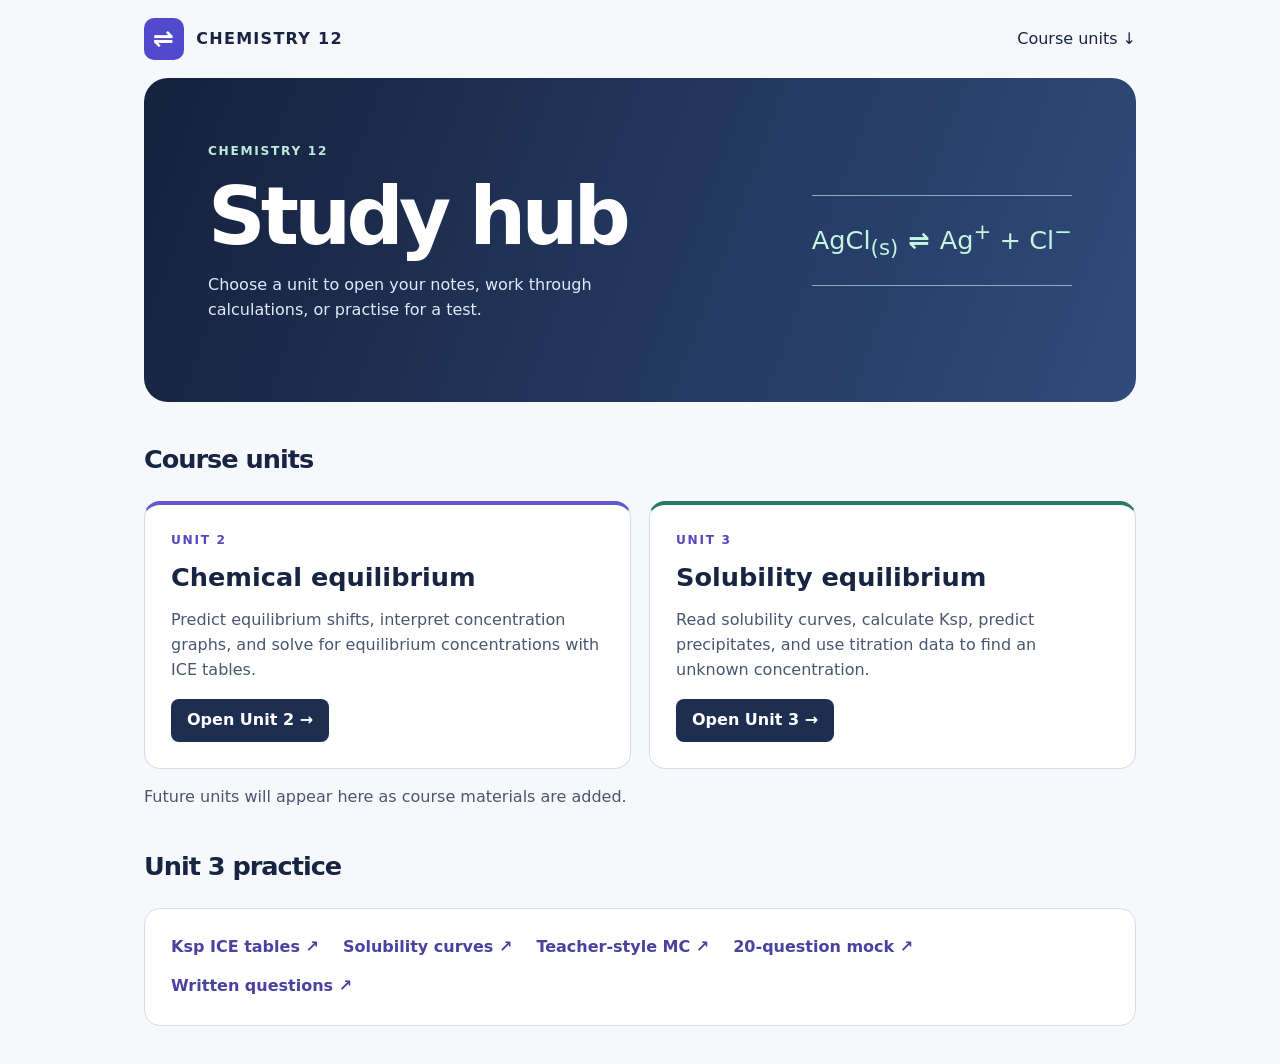
<file: index.html>
<!doctype html>
<html lang="en"><head>
<meta charset="utf-8"><meta name="viewport" content="width=device-width,initial-scale=1">
<meta name="theme-color" content="#182542"><title>Chemistry 12 · Study hub</title>
<link rel="stylesheet" href="./course.css"></head>
<body><header><a class="brand" href="./index.html"><b>⇌</b> CHEMISTRY 12</a><a href="#units">Course units ↓</a></header>
<main><section class="intro"><div><p class="kicker">CHEMISTRY 12</p><h1>Study hub</h1><p>Choose a unit to open your notes, work through calculations, or practise for a test.</p></div>
<div class="formula" aria-hidden="true"><span>AgCl<sub>(s)</sub></span><b>⇌</b><span>Ag<sup>+</sup> + Cl<sup>−</sup></span></div></section>
<section id="units"><h2>Course units</h2><div class="cards">
<article><p class="kicker">UNIT 2</p><h3><a href="./unit2.html">Chemical equilibrium</a></h3><p>Predict equilibrium shifts, interpret concentration graphs, and solve for equilibrium concentrations with ICE tables.</p><a class="open" href="./unit2.html">Open Unit 2 →</a></article>
<article><p class="kicker">UNIT 3</p><h3><a href="./unit3.html">Solubility equilibrium</a></h3><p>Read solubility curves, calculate Ksp, predict precipitates, and use titration data to find an unknown concentration.</p><a class="open" href="./unit3.html">Open Unit 3 →</a></article></div>
<p class="future">Future units will appear here as course materials are added.</p></section>
<section><h2>Unit 3 practice</h2><div class="tools"><a href="./unit3.html#ice">Ksp ICE tables ↗</a><a href="./unit3.html#labs">Solubility curves ↗</a><a href="./unit3.html#teacher">Teacher-style MC ↗</a><a href="./unit3.html#mock">20-question mock ↗</a><a href="./unit3.html#written">Written questions ↗</a></div></section></main></body></html>
</file>
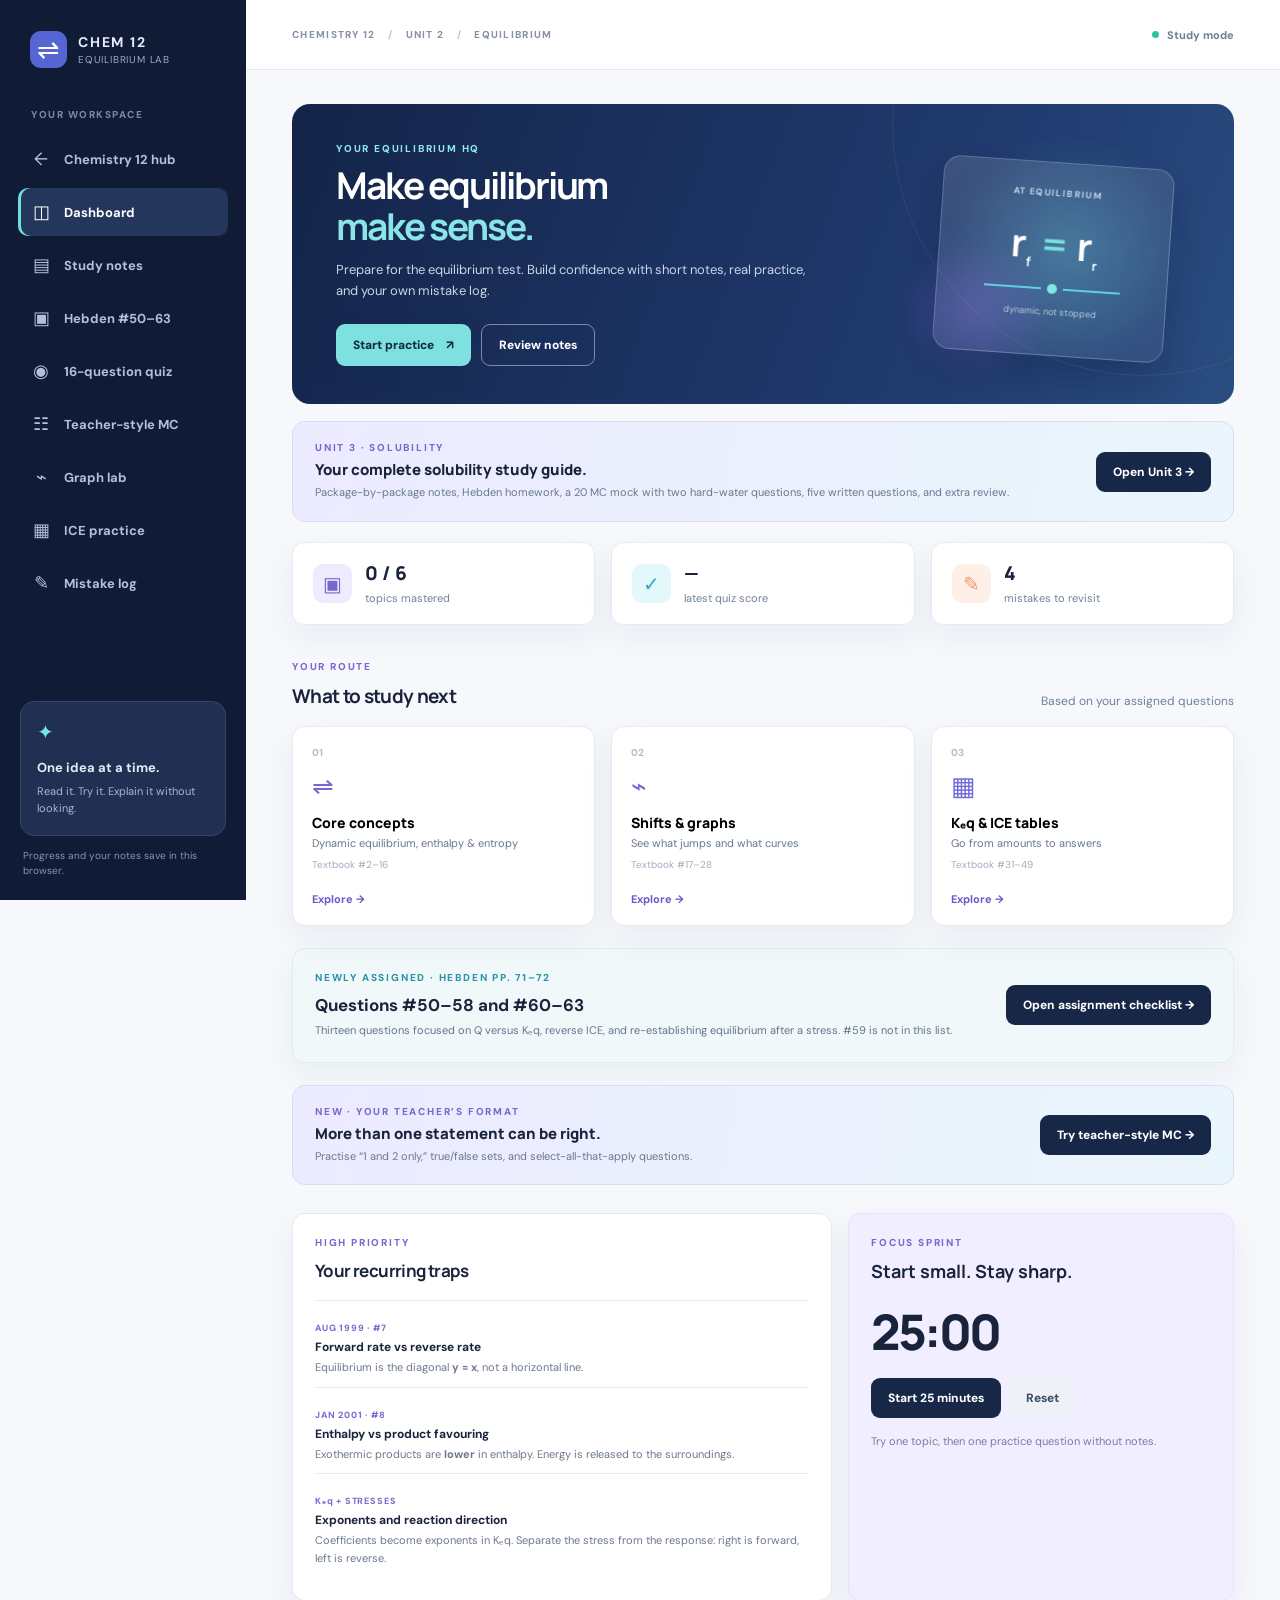
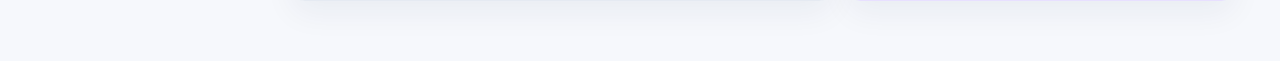
<file: unit2.html>
<!doctype html>
<html lang="en">
<head>
  <meta charset="utf-8">
  <meta name="viewport" content="width=device-width, initial-scale=1">
  <meta name="theme-color" content="#101b35">
  <meta name="description" content="A focused, interactive Chem 12 equilibrium study hub with notes, practice, graphs, ICE tables, and a mistake log.">
  <title>Chem 12 • Equilibrium Study Hub</title>
  <link rel="stylesheet" href="./styles.css">
  <script src="./question-bank.js" defer></script>
  <script src="./app.js" defer></script>
  <script src="./ice-input.js" defer></script>
  <script src="./ice-lab.js" defer></script>
</head>
<body>
  <div class="shell">
    <aside class="sidebar" aria-label="Study hub navigation">
      <div class="brand"><span class="brand-mark">⇌</span><span><strong>CHEM 12</strong><small>equilibrium lab</small></span></div>
      <div class="side-label">YOUR WORKSPACE</div>
      <nav class="nav">
        <a class="nav-link" href="./index.html" style="text-decoration:none"><span>←</span> Chemistry 12 hub</a>
        <button class="nav-link active" data-view="dashboard"><span>◫</span> Dashboard</button>
        <button class="nav-link" data-view="notes"><span>▤</span> Study notes</button>
        <button class="nav-link" data-view="assignment"><span>▣</span> Hebden #50–63</button>
        <button class="nav-link" data-view="quiz"><span>◉</span> 16-question quiz</button>
        <button class="nav-link" data-view="teacher"><span>☷</span> Teacher-style MC</button>
        <button class="nav-link" data-view="graphs"><span>⌁</span> Graph lab</button>
        <button class="nav-link" data-view="ice"><span>▦</span> ICE practice</button>
        <button class="nav-link" data-view="mistakes"><span>✎</span> Mistake log</button>
      </nav>
      <div class="side-spacer"></div>
      <div class="focus-box"><div class="focus-icon">✦</div><strong>One idea at a time.</strong><p>Read it. Try it. Explain it without looking.</p></div>
      <div class="side-foot">Progress and your notes save in this browser.</div>
    </aside>

    <main id="main">
      <header class="topbar"><button id="mobile-menu" class="icon-button menu-button" aria-label="Open navigation">☰</button><div class="breadcrumb">CHEMISTRY 12 <span>/</span> UNIT 2 <span>/</span> EQUILIBRIUM</div><div class="top-right"><span class="status-dot"></span><span>Study mode</span></div></header>

      <section id="dashboard" class="view active" aria-labelledby="dashboard-title">
        <div class="hero"><div><div class="eyebrow light">YOUR EQUILIBRIUM HQ</div><h1 id="dashboard-title">Make equilibrium<br><em>make sense.</em></h1><p>Prepare for the equilibrium test. Build confidence with short notes, real practice, and your own mistake log.</p><div class="hero-actions"><button class="button button-bright" data-goto="quiz">Start practice <span>↗</span></button><button class="button button-outline" data-goto="notes">Review notes</button></div></div><div class="hero-art" aria-hidden="true"><div class="orb orb-one"></div><div class="orb orb-two"></div><div class="balance-card"><div class="balance-label">AT EQUILIBRIUM</div><div class="balance-symbol">r<sub>f</sub> <span>=</span> r<sub>r</sub></div><div class="balance-line"><i></i><b></b><i></i></div><div class="balance-caption">dynamic, not stopped</div></div></div></div>

        <div class="teacher-banner"><div><div class="eyebrow">UNIT 3 · SOLUBILITY</div><strong>Your complete solubility study guide.</strong><p>Package-by-package notes, Hebden homework, a 20 MC mock with two hard-water questions, five written questions, and extra review.</p></div><a class="button button-dark" href="./unit3.html" style="text-decoration:none">Open Unit 3 →</a></div>
        <div class="stats-grid"><div class="stat-card"><span class="stat-icon violet">▣</span><div><strong id="mastered-count">0 / 6</strong><small>topics mastered</small></div></div><div class="stat-card"><span class="stat-icon cyan">✓</span><div><strong id="quiz-score">—</strong><small>latest quiz score</small></div></div><div class="stat-card"><span class="stat-icon peach">✎</span><div><strong id="mistake-count">2</strong><small>mistakes to revisit</small></div></div></div>

        <div class="section-heading"><div><div class="eyebrow">YOUR ROUTE</div><h2>What to study next</h2></div><span class="muted">Based on your assigned questions</span></div>
        <div class="route-grid">
          <button class="route-card" data-goto="notes"><span class="route-n">01</span><span class="route-icon">⇌</span><strong>Core concepts</strong><span>Dynamic equilibrium, enthalpy & entropy</span><small>Textbook #2–16</small><b>Explore →</b></button>
          <button class="route-card" data-goto="graphs"><span class="route-n">02</span><span class="route-icon">⌁</span><strong>Shifts & graphs</strong><span>See what jumps and what curves</span><small>Textbook #17–28</small><b>Explore →</b></button>
          <button class="route-card" data-goto="ice"><span class="route-n">03</span><span class="route-icon">▦</span><strong>Kₑq & ICE tables</strong><span>Go from amounts to answers</span><small>Textbook #31–49</small><b>Explore →</b></button>
        </div>
        <div class="assignment-banner panel"><div><div class="eyebrow">NEWLY ASSIGNED · HEBDEN PP. 71–72</div><strong>Questions #50–58 and #60–63</strong><p>Thirteen questions focused on Q versus Kₑq, reverse ICE, and re-establishing equilibrium after a stress. #59 is not in this list.</p></div><button class="button button-dark" data-goto="assignment">Open assignment checklist →</button></div>
        <div class="teacher-banner"><div><div class="eyebrow">NEW · YOUR TEACHER’S FORMAT</div><strong>More than one statement can be right.</strong><p>Practise “1 and 2 only,” true/false sets, and select-all-that-apply questions.</p></div><button class="button button-dark" data-goto="teacher">Try teacher-style MC →</button></div>
        <div class="dashboard-bottom"><div class="panel"><div class="section-heading compact"><div><div class="eyebrow">HIGH PRIORITY</div><h2>Your recurring traps</h2></div></div><div class="trap"><span>AUG 1999 · #7</span><strong>Forward rate vs reverse rate</strong><p>Equilibrium is the diagonal <b>y = x</b>, not a horizontal line.</p></div><div class="trap"><span>JAN 2001 · #8</span><strong>Enthalpy vs product favouring</strong><p>Exothermic products are <b>lower</b> in enthalpy. Energy is released to the surroundings.</p></div><div class="trap"><span>Kₑq + STRESSES</span><strong>Exponents and reaction direction</strong><p>Coefficients become exponents in Kₑq. Separate the stress from the response: right is forward, left is reverse.</p></div></div><div class="panel timer-panel"><div class="eyebrow">FOCUS SPRINT</div><h2>Start small. Stay sharp.</h2><div id="timer-display" class="timer">25:00</div><div class="timer-actions"><button id="timer-toggle" class="button button-dark">Start 25 minutes</button><button id="timer-reset" class="button button-ghost">Reset</button></div><p>Try one topic, then one practice question without notes.</p></div></div>
      </section>

      <section id="notes" class="view" aria-labelledby="notes-title"><div class="page-head"><div class="eyebrow">REFERENCE DESK</div><h1 id="notes-title">Study notes</h1><p>Short explanations, formulas, and the traps most likely to show up in multiple choice.</p></div><div class="notes-toolbar"><label class="search-wrap"><span>⌕</span><input id="note-search" type="search" placeholder="Search notes, e.g. catalyst or entropy" aria-label="Search notes"></label><span id="note-count">6 topics</span></div><div id="notes-list" class="notes-list"></div><div class="personal-notes panel"><div class="section-heading compact"><div><div class="eyebrow">YOUR WORDS</div><h2>My own notes</h2></div><span id="notes-saved" class="muted">Saved automatically</span></div><textarea id="personal-notes" aria-label="My own study notes" placeholder="Explain a tricky idea in your own words here. Your notes save automatically in this browser."></textarea></div></section>

      <section id="assignment" class="view" aria-labelledby="assignment-title"><div class="page-head"><div class="eyebrow">YOUR NEW HOMEWORK</div><h1 id="assignment-title">Hebden #50–63</h1><p>Thirteen assigned questions on textbook pages 71–72: #50–58 and #60–63. Tick each one as you finish it; your checklist saves in this browser.</p></div><div class="assignment-guide panel"><strong>Use this order when solving</strong><span>Convert mol → mol/L → write Kₑq with coefficients as exponents → compare Q with Kₑq or build an ICE table → check the final units and direction.</span></div><div class="assignment-summary"><strong id="assignment-count">0 / 13 finished</strong><span id="assignment-next">Start with #50, #51, and #54 to lock in Q versus Kₑq.</span></div><div id="assignment-list" class="assignment-list"></div></section>

      <section id="quiz" class="view" aria-labelledby="quiz-title"><div class="page-head"><div class="eyebrow">ACTIVE RECALL</div><h1 id="quiz-title">16-question quiz</h1><p>A fresh 16-question set draws from a 40-question bank covering the multiple-choice package, your assigned skills, and original twists. Pick an answer, then reveal the reasoning.</p></div><div class="quiz-layout"><div><div class="quiz-progress"><div><b id="quiz-progress-label">Question 1 of 16</b><span id="quiz-category">Dynamic equilibrium</span></div><div class="progress-track"><i id="quiz-progress-bar"></i></div></div><div id="quiz-card" class="quiz-card"></div><div class="quiz-controls"><button id="quiz-prev" class="button button-ghost">← Previous</button><button id="quiz-next" class="button button-dark">Next →</button></div></div><aside class="quiz-aside panel"><div class="eyebrow">PRACTICE MODE</div><h3>Learn from each answer</h3><p>You can change an answer before revealing it. After revealing, read the explanation—even when you got it right.</p><div id="quiz-dots" class="quiz-dots" aria-label="Quiz question navigation"></div><button id="quiz-reset" class="text-button">Get a fresh 16-question set</button></aside></div></section>

      <section id="teacher" class="view" aria-labelledby="teacher-title"><div class="page-head"><div class="eyebrow">TEST-SMART PRACTICE</div><h1 id="teacher-title">Teacher-style multiple choice</h1><p>Each 16-question set is drawn from a 40-question bank. Read every statement independently: some require a combination, several selections, or a true/false judgment for every line.</p></div><div class="teacher-tip panel"><b>Three-pass method</b><span>1 · Decide each statement is true or false &nbsp;→&nbsp; 2 · Match the exact combination &nbsp;→&nbsp; 3 · Recheck words like <i>always</i>, <i>only</i>, and <i>equal</i>.</span></div><div class="quiz-layout"><div><div class="quiz-progress"><div><b id="teacher-progress-label">Question 1 of 16</b><span id="teacher-category">Combination format</span></div><div class="progress-track"><i id="teacher-progress-bar"></i></div></div><div id="teacher-card" class="quiz-card"></div><div class="quiz-controls"><button id="teacher-prev" class="button button-ghost">← Previous</button><button id="teacher-next" class="button button-dark">Next →</button></div></div><aside class="quiz-aside panel"><div class="eyebrow">MIXED FORMATS</div><h3>Don’t stop at the first true statement.</h3><p>Evaluate every numbered statement first. In select-all questions, leave out any choice you cannot defend.</p><div id="teacher-dots" class="quiz-dots" aria-label="Teacher-style question navigation"></div><div id="teacher-score" class="teacher-score">0 / 16 checked</div><button id="teacher-reset" class="text-button">Get a fresh mixed set</button></aside></div></section>

      <section id="graphs" class="view" aria-labelledby="graphs-title"><div class="page-head"><div class="eyebrow">VISUAL LAB</div><h1 id="graphs-title">Le Chatelier graph lab</h1><p>Choose a disturbance. Watch the instant change and the slower move to a new equilibrium.</p></div><div class="graph-layout"><div class="panel"><div class="eyebrow">MODEL EQUILIBRIUM</div><h2>2 NO(g) + Cl₂(g) ⇌ 2 NOCl(g) + heat</h2><p class="muted">Three gas particles on the left; two on the right. Forward is exothermic.</p><div class="graph-options" role="group" aria-label="Choose a disturbance"><button class="graph-option active" data-graph="add">Add Cl₂</button><button class="graph-option" data-graph="volume">Decrease volume</button><button class="graph-option" data-graph="heat">Increase temperature</button><button class="graph-option" data-graph="catalyst">Add catalyst</button></div><div class="legend"><span><i class="legend-dot no"></i>NO</span><span><i class="legend-dot cl"></i>Cl₂</span><span><i class="legend-dot product"></i>NOCl</span></div><div id="graph-container" class="graph-container" role="img" aria-label="Concentration versus time graph"></div><div class="axis-caption">concentration <span>time →</span></div></div><div class="panel graph-explain"><div class="eyebrow">READ THE GRAPH</div><h2 id="graph-title">Add Cl₂</h2><div class="graph-key"><span>01</span><div><strong>What changed instantly?</strong><p id="graph-instant"></p></div></div><div class="graph-key"><span>02</span><div><strong>What happens next?</strong><p id="graph-later"></p></div></div><div class="graph-key"><span>03</span><div><strong>What about Kₑq?</strong><p id="graph-k"></p></div></div><div class="callout">Graph rule: the <b>vertical jump</b> shows what was done to the system; the <b>curve</b> shows the system's response.</div></div></div><div class="panel stress-trainer"><div><div class="eyebrow">YOUR RECURRING TROUBLE SPOT</div><h2>Stress → response drill</h2><p class="muted">Name what was done. Then choose whether the system goes forward, reverse, or neither.</p></div><div id="stress-card"></div></div></section>

      <section id="ice" class="view" aria-labelledby="ice-title"><div class="page-head"><div class="eyebrow">CALCULATION LAB</div><h1 id="ice-title">Fill-in ICE practice</h1><p>Choose an example, fill the blank cells in mol/L, and check your table before calculating the final answer. Every problem uses Kₑq notation.</p></div><div class="ice-intro panel"><strong>How to use this lab</strong><span>Convert moles to mol/L → fill Initial, Change, Equilibrium → check the table → calculate Kₑq or the requested concentration. Enter negative signs for substances consumed.</span></div><div id="ice-problems" class="ice-tabs" role="tablist" aria-label="Choose an ICE problem"></div><div id="ice-content"></div></section>

      <section id="mistakes" class="view" aria-labelledby="mistakes-title"><div class="page-head"><div class="eyebrow">PERSONAL REVIEW</div><h1 id="mistakes-title">Mistake log</h1><p>Keep the reason behind every mistake, not just the right letter. Your entries save in this browser.</p></div><div class="mistake-layout"><form id="mistake-form" class="panel"><div class="eyebrow">ADD AN ENTRY</div><h2>What tripped you up?</h2><label>Question or topic<input id="mistake-question" required placeholder="e.g. January 2001 #8"></label><label>What I thought<input id="mistake-thought" placeholder="e.g. increasing enthalpy means products favoured"></label><label>The correct idea<textarea id="mistake-correction" required placeholder="Write a short explanation in your own words"></textarea></label><button class="button button-dark" type="submit">Save mistake +</button></form><div><div class="section-heading compact"><div><div class="eyebrow">REVISIT OFTEN</div><h2>My entries</h2></div><span id="mistake-list-count" class="muted"></span></div><div id="mistake-list" class="mistake-list"></div></div></div></section>
    </main>
  </div>
  <div id="toast" class="toast" role="status" aria-live="polite"></div>
</body>
</html>
</file>
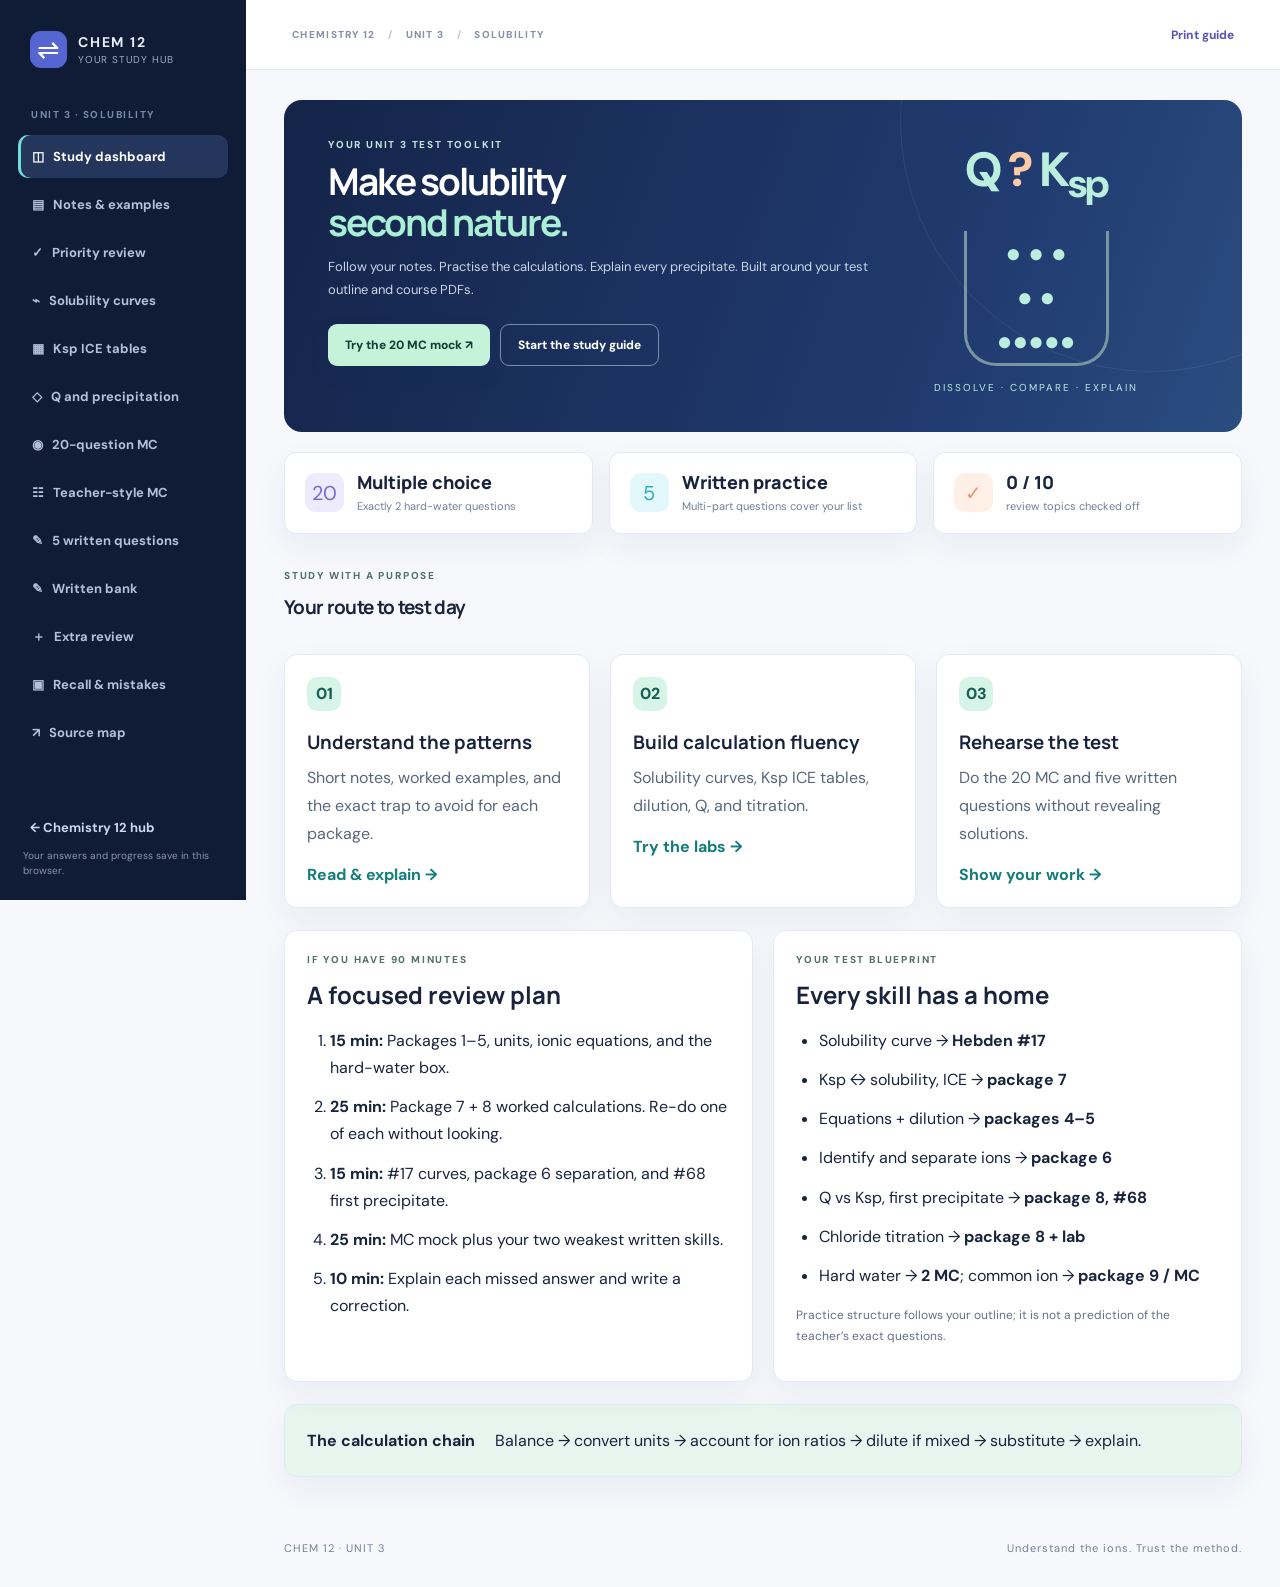
<file: unit3.html>
<!doctype html>
<html lang="en">
<head><meta charset="utf-8"><meta name="viewport" content="width=device-width, initial-scale=1"><meta name="theme-color" content="#101b35"><meta name="description" content="Chemistry 12 Unit 3: solubility notes, Hebden homework map, Ksp and ICE practice, chloride titration, and a 20 MC + 5 written mock test."><title>Chem 12 · Unit 3 Solubility</title><link rel="stylesheet" href="./styles.css"><link rel="stylesheet" href="./unit3.css"><script src="./unit3-content.js" defer></script><script src="./unit3.js" defer></script><script src="./teacher3.js" defer></script></head>
<body class="u3"><a class="skip-link" href="#u3-main">Skip to study content</a><div class="shell">
<aside class="sidebar"><a href="./index.html" class="brand"><span class="brand-mark">⇌</span><span><strong>CHEM 12</strong><small>your study hub</small></span></a><div class="side-label">UNIT 3 · SOLUBILITY</div><nav class="nav" aria-label="Unit 3 navigation"><a href="#overview" class="nav-link" data-section="overview">◫ &nbsp; Study dashboard</a><a href="#guide" class="nav-link" data-section="guide">▤ &nbsp; Notes & examples</a><a href="#homework" class="nav-link" data-section="homework">✓ &nbsp; Priority review</a><a href="#labs" class="nav-link" data-section="labs">⌁ &nbsp; Solubility curves</a><a href="#ice" class="nav-link" data-section="ice">▦ &nbsp; Ksp ICE tables</a><a href="#mixing" class="nav-link" data-section="mixing">◇ &nbsp; Q and precipitation</a><a href="#mock" class="nav-link" data-section="mock">◉ &nbsp; 20-question MC</a><a href="#teacher" class="nav-link" data-section="teacher">☷ &nbsp; Teacher-style MC</a><a href="#written" class="nav-link" data-section="written">✎ &nbsp; 5 written questions</a><a href="#writtenbank" class="nav-link" data-section="writtenbank">✎ &nbsp; Written bank</a><a href="#extra" class="nav-link" data-section="extra">＋ &nbsp; Extra review</a><a href="#recall" class="nav-link" data-section="recall">▣ &nbsp; Recall & mistakes</a><a href="#sources" class="nav-link" data-section="sources">↗ &nbsp; Source map</a></nav><div class="side-spacer"></div><a class="back-unit" href="./index.html">← Chemistry 12 hub</a><div class="side-foot">Your answers and progress save in this browser.</div></aside>
<main id="u3-main"><header class="topbar"><button id="u3-menu" class="icon-button menu-button" aria-label="Open navigation" aria-expanded="false">☰</button><div class="breadcrumb">CHEMISTRY 12 <span>/</span> UNIT 3 <span>/</span> SOLUBILITY</div><button id="print-guide" class="text-button">Print guide</button></header>
<section id="overview" class="u3-view"><div class="hero"><div><div class="eyebrow light">YOUR UNIT 3 TEST TOOLKIT</div><h1>Make solubility<br><em>second nature.</em></h1><p>Follow your notes. Practise the calculations. Explain every precipitate. Built around your test outline and course PDFs.</p><div class="hero-actions"><a class="button button-bright" href="#mock">Try the 20 MC mock ↗</a><a class="button button-outline" href="#guide">Start the study guide</a></div></div><div class="chem-art" aria-hidden="true"><div class="chem-equation">Q <span>?</span> K<sub>sp</sub></div><div class="chem-dots">● ● ●<br>● ●<br>●●●●●</div><div class="chem-caption">DISSOLVE · COMPARE · EXPLAIN</div></div></div>
<div class="stats-grid"><div class="stat-card"><span class="stat-icon violet">20</span><div><strong>Multiple choice</strong><small>Exactly 2 hard-water questions</small></div></div><div class="stat-card"><span class="stat-icon cyan">5</span><div><strong>Written practice</strong><small>Multi-part questions cover your list</small></div></div><div class="stat-card"><span class="stat-icon peach">✓</span><div><strong id="u3-progress">0 / 10</strong><small>review topics checked off</small></div></div></div>
<div class="section-heading"><div><div class="eyebrow">STUDY WITH A PURPOSE</div><h2>Your route to test day</h2></div></div><div class="u3-grid three"><a class="panel route-link" href="#guide"><span class="step">01</span><h3>Understand the patterns</h3><p>Short notes, worked examples, and the exact trap to avoid for each package.</p><b>Read & explain →</b></a><a class="panel route-link" href="#labs"><span class="step">02</span><h3>Build calculation fluency</h3><p>Solubility curves, Ksp ICE tables, dilution, Q, and titration.</p><b>Try the labs →</b></a><a class="panel route-link" href="#written"><span class="step">03</span><h3>Rehearse the test</h3><p>Do the 20 MC and five written questions without revealing solutions.</p><b>Show your work →</b></a></div>
<div class="u3-grid"><div class="panel"><div class="eyebrow">IF YOU HAVE 90 MINUTES</div><h2>A focused review plan</h2><ol class="spaced"><li><b>15 min:</b> Packages 1–5, units, ionic equations, and the hard-water box.</li><li><b>25 min:</b> Package 7 + 8 worked calculations. Re-do one of each without looking.</li><li><b>15 min:</b> #17 curves, package 6 separation, and #68 first precipitate.</li><li><b>25 min:</b> MC mock plus your two weakest written skills.</li><li><b>10 min:</b> Explain each missed answer and write a correction.</li></ol></div><div class="panel"><div class="eyebrow">YOUR TEST BLUEPRINT</div><h2>Every skill has a home</h2><ul class="spaced"><li>Solubility curve → <b>Hebden #17</b></li><li>Ksp ↔ solubility, ICE → <b>package 7</b></li><li>Equations + dilution → <b>packages 4–5</b></li><li>Identify and separate ions → <b>package 6</b></li><li>Q vs Ksp, first precipitate → <b>package 8, #68</b></li><li>Chloride titration → <b>package 8 + lab</b></li><li>Hard water → <b>2 MC</b>; common ion → <b>package 9 / MC</b></li></ul><p class="muted">Practice structure follows your outline; it is not a prediction of the teacher’s exact questions.</p></div></div>
<div class="panel formula-strip"><b>The calculation chain</b><span>Balance → convert units → account for ion ratios → dilute if mixed → substitute → explain.</span></div></section>
<section id="guide" class="u3-view" hidden><div class="page-head"><div class="eyebrow">THE ULTIMATE STUDY GUIDE</div><h1>Notes that lead to answers.</h1><p>Work through each package, then explain the “check yourself” prompt before opening its answer.</p></div><label class="search-wrap"><span>⌕</span><input type="search" id="u3-search" placeholder="Search: hard water, ICE, titration…" aria-label="Search Unit 3 notes"></label><div id="guide-list"></div></section>
<section id="homework" class="u3-view" hidden><div class="page-head"><h1>Priority review questions</h1><p>Nine Hebden problems chosen for the skills on your Unit 3 test. Try each before opening the worked answer.</p></div><p id="hw-progress" aria-live="polite"></p><article class="panel"><small>Package 1 · p. 79</small><h2>#17 · Solubility curves</h2><p>Work through parts (c)–(e). Predict what happens when a saturated sample is heated, then determine which salt crystallizes first on cooling.</p><a href="#curve17">Use the interactive #17 graph →</a><label><input type="checkbox" data-hw="review-17"> Reviewed #17</label></article><article class="panel"><small>Package 4 · p. 81</small><h2>#20f · Dilution with a shared ion</h2><p>Mix 50.0 mL of 0.200 M CaCl₂ with 50.0 mL of 0.200 M NaCl. Find the final concentration of each ion.</p><details><summary>Check your reasoning</summary><p>Each stock is diluted twofold. [Ca²⁺] = 0.100 M and [Na⁺] = 0.100 M. Both contribute chloride, so [Cl⁻] = 2(0.100) + 0.100 = 0.300 M.</p></details><label><input type="checkbox" data-hw="review-20f"> Reviewed #20f</label></article><article class="panel"><small>Package 5 · p. 87</small><h2>#25d · Three precipitation equations</h2><p>Mix aqueous barium nitrate and lithium sulfate. Write the balanced formula, complete ionic and net ionic equations, with states.</p><details><summary>Check your reasoning</summary><p>Ba(NO₃)₂(aq) + Li₂SO₄(aq) → BaSO₄(s) + 2LiNO₃(aq).<br>Ba²⁺(aq) + 2NO₃⁻(aq) + 2Li⁺(aq) + SO₄²⁻(aq) → BaSO₄(s) + 2Li⁺(aq) + 2NO₃⁻(aq).<br>Cancel lithium and nitrate. Ba²⁺(aq) + SO₄²⁻(aq) → BaSO₄(s).</p></details><label><input type="checkbox" data-hw="review-25d"> Reviewed #25d</label></article><article class="panel"><small>Package 6 · p. 90</small><h2>#33 · Identify and separate ions</h2><p>Draw a flow chart for an unknown that can contain Ag⁺, Al³⁺, both or neither. Label each reagent, precipitate and filtrate.</p><details><summary>Check your reasoning</summary><p>Unknown → add NaCl → AgCl(s) identifies Ag⁺. Filter any solid and retain the liquid. → Add NaOH dropwise → Al(OH)₃(s) identifies Al³⁺. Avoid excess hydroxide, which can redissolve Al(OH)₃. A negative test means no detectable ion at that step. Continue to the second test even if the first is negative.</p></details><label><input type="checkbox" data-hw="review-33"> Reviewed #33</label></article><article class="panel"><small>Package 7 · p. 95</small><h2>#46 · Ksp from solubility</h2><p>A saturated sample contains 7.35 g silver acetate per litre at 25 °C. Use 166.91 g/mol to find Ksp.</p><details><summary>Check your reasoning</summary><p>s = 7.35/166.91 = 0.0440 M. Each dissolved formula unit supplies one Ag⁺ and one acetate, so Ksp = s² = 1.94 × 10⁻³.</p></details><label><input type="checkbox" data-hw="review-46"> Reviewed #46</label></article><article class="panel"><small>Package 7 · p. 95</small><h2>#47 · Solubility from Ksp using ICE</h2><p>Find the molar solubility of Ag₂CrO₄ in pure water using Ksp = 1.1 × 10⁻¹². Set up an ICE table first.</p><details><summary>Check your reasoning</summary><p>Ag₂CrO₄(s) ⇌ 2Ag⁺(aq) + CrO₄²⁻(aq). For silver and chromate, the initial row is 0, 0. The change row is +2s, +s. The equilibrium row is 2s, s. Ksp = (2s)²s = 4s³, so s = 6.5 × 10⁻⁵ M.</p></details><label><input type="checkbox" data-hw="review-47"> Reviewed #47</label></article><article class="panel"><small>Package 8 · p. 98</small><h2>#59 · Will a precipitate form?</h2><p>Mix 10.0 mL of 1.0 × 10⁻³ M Pb(NO₃)₂ with 40.0 mL of 1.5 × 10⁻⁴ M Na₂SO₄. Predict precipitation using Ksp(PbSO₄) = 1.8 × 10⁻⁸.</p><details><summary>Check your reasoning</summary><p>In 50.0 mL total, [Pb²⁺] = 2.0 × 10⁻⁴ M and [SO₄²⁻] = 1.2 × 10⁻⁴ M before reaction. Q = 2.4 × 10⁻⁸ > Ksp. PbSO₄ precipitates.</p></details><label><input type="checkbox" data-hw="review-59"> Reviewed #59</label></article><article class="panel"><small>Package 8 · p. 99</small><h2>#68 · Which precipitate forms first?</h2><p>Add Pb²⁺ dropwise to 0.10 M each of Cl⁻, I⁻ and SO₄²⁻. Compare the thresholds using Ksp values of 1.2 × 10⁻⁵, 8.5 × 10⁻⁹ and 1.8 × 10⁻⁸ for the respective salts.</p><details><summary>Check your reasoning</summary><p>At onset Q = Ksp. For PbCl₂ and PbI₂ divide Ksp by (0.10)² to get required [Pb²⁺] of 1.2 × 10⁻³ M and 8.5 × 10⁻⁷ M. For PbSO₄ divide by 0.10 to get 1.8 × 10⁻⁷ M. PbSO₄ reaches saturation first.</p></details><label><input type="checkbox" data-hw="review-68"> Reviewed #68</label></article><article class="panel"><small>Package 8 and chloride lab · p. 101</small><h2>#70 · Chloride titration</h2><p>A 25.0 mL sample needs 36.8 mL of 0.100 M AgNO₃ to reach the endpoint. Find [Cl⁻]. As a lab follow-up, describe the visible endpoint.</p><details><summary>Check your reasoning</summary><p>Ag⁺ and Cl⁻ react 1:1. n(Cl⁻) = 0.0368 × 0.100 = 0.00368 mol. [Cl⁻] = 0.00368/0.0250 = 0.147 M. The white AgCl forms during titration. A persistent orange-red trace of Ag₂CrO₄ signals the endpoint.</p></details><label><input type="checkbox" data-hw="review-70"> Reviewed #70</label></article><p>For the two hard-water MC questions, practise identifying which reagent removes Ca²⁺, Mg²⁺, or both. <a href="#mock">Open the 20-question mock →</a></p></section>
<section id="labs" class="u3-view" hidden><div class="page-head"><div class="eyebrow">SEE IT · CALCULATE IT · CHECK IT</div><h1>Solubility curves</h1><p>Read the graph, then change the temperature and water mass to predict how much salt dissolves.</p></div>
<div class="panel lab-panel"><div class="eyebrow">SOLUBILITY CURVES · #17 SKILLS</div><h2>Temperature changes the limit.</h2><p>This original practice graph uses hypothetical salts A, B and C. Its vertical axis is <b>grams of salt per 100 g of water</b>, not grams per litre of solution.</p><div class="u3-grid"><p><a href="#curve17" class="button button-ghost">Practise Hebden #17 on the graph →</a></p><div id="curve-svg"></div><div><label>Temperature: <b id="temp-value">60 °C</b><input type="range" id="curve-temp" min="0" max="100" value="60"></label><label>Water mass (g)<input id="curve-water" type="number" min="1" value="150"></label><label>Salt A added (g)<input id="curve-mass" type="number" min="0" value="90"></label><div id="curve-result" class="feedback" aria-live="polite"></div><p class="muted">Assume equilibrium, no evaporation, no supersaturation, and independent salts. Cooling a saturated sample from 60 to 20 °C crystallizes (50 − 30) × 150/100 = 30 g of A.</p></div></div></div>
</section><section id="ice" class="u3-view" hidden><div class="page-head"><h1>Ksp ICE tables</h1><p>Use mol/L for concentration. Enter scientific notation as 1.8e-10.</p></div><div class="panel lab-panel"><div class="eyebrow">ICE TABLE TRAINER</div><h2>Start with the dissolving equation.</h2><label>Choose a salt<select id="ice-salt"><option value="agcl">AgCl · 1:1</option><option value="mgf2">MgF₂ · 1:2</option><option value="ag2cro4">Ag₂CrO₄ · 2:1</option></select></label><div id="u3-ice-prompt"></div><div class="table-wrap"><table><thead><tr><th>mol/L</th><th id="ice-cat">Cation</th><th id="ice-an">Anion</th></tr></thead><tbody><tr><th>Initial</th><td>0</td><td>0</td></tr><tr><th>Change</th><td><input id="ice-change-c" aria-label="Cation change in terms of s" placeholder="e.g. +s"></td><td><input id="ice-change-a" aria-label="Anion change in terms of s" placeholder="e.g. +2s"></td></tr><tr><th>Equilibrium</th><td><input id="ice-eq-c" aria-label="Equilibrium cation concentration in terms of s" placeholder="in terms of s"></td><td><input id="ice-eq-a" aria-label="Equilibrium anion concentration in terms of s" placeholder="in terms of s"></td></tr></tbody></table></div><label>Molar solubility s (M)<input id="ice-s-answer" inputmode="decimal" placeholder="e.g. 1.34e-5"></label><button id="check-ice" class="button button-dark">Check table & solubility</button><div id="ice-feedback" aria-live="polite"></div><details><summary>Show the full solution</summary><div id="ice-solution"></div></details></div>
</section><section id="mixing" class="u3-view" hidden><div class="page-head"><h1>Q and precipitation</h1><p>Use mol/L for concentration. Enter scientific notation as 1.8e-10.</p></div><div class="panel lab-panel"><div class="eyebrow">MIXING CALCULATOR</div><h2>Will AgCl precipitate?</h2><p>Mix AgNO₃ and NaCl solutions; use Ksp(AgCl) = 1.8 × 10⁻¹⁰. This calculates concentrations <b>immediately after mixing, before precipitation</b>.</p><div class="u3-grid"><label>AgNO₃ concentration (M)<input id="q-ca" value="2e-5" inputmode="decimal"></label><label>AgNO₃ volume (mL)<input id="q-va" value="25" inputmode="decimal"></label><label>NaCl concentration (M)<input id="q-cb" value="4e-5" inputmode="decimal"></label><label>NaCl volume (mL)<input id="q-vb" value="25" inputmode="decimal"></label></div><button id="calc-q" class="button button-dark">Dilute → compare Q</button><div id="q-result" aria-live="polite"></div></div>
</section>
<section id="mock" class="u3-view" hidden><div class="page-head"><div class="eyebrow">MATCH YOUR TEST FORMAT</div><h1>20 MC. Every answer explained.</h1><p>Original questions model the skills and distractors in your Unit 3 MC package. Each mock draws 18 general questions and exactly 2 hard-water questions from a 40-question bank.</p></div><div class="panel mock-tools"><label>Mode<select id="mock-mode"><option value="exam">Test mode · answers after submission</option><option value="study">Study mode · check as you go</option></select></label><button class="button button-ghost" id="new-mock">New 20-question set</button><button class="button button-ghost" id="retry-missed">Retry missed questions</button><span id="mc-status" aria-live="polite"></span></div><div id="mc-list"></div><button id="grade-mock" class="button button-dark">Submit & see explanations</button><div id="mock-results" class="panel" hidden aria-live="polite"></div></section>
<section id="teacher" class="u3-view" hidden>
<div class="page-head"><div class="eyebrow">UNIT 3 PRACTICE</div><h1>Teacher-style multiple choice</h1><p>Evaluate each statement before choosing your answer. Mixed practice cycles through Foundation, Application and Challenge.</p></div>
<div class="panel"><label>Difficulty<select id="teacher-level"><option value="Mixed">Mixed rotation</option><option>Foundation</option><option>Application</option><option>Challenge</option></select></label></div>
<div id="teacher-card" class="panel"></div></section>
<section id="written" class="u3-view" hidden><div class="page-head"><div class="eyebrow">SHOW THE METHOD</div><h1>Five written questions.</h1><p>A 50-mark practice paper. Several questions have parts so all of your teacher’s listed skills fit into five questions. Work on paper or save your reasoning below; then use the point-by-point marking guide.</p></div><p><a href="#writtenbank" class="button button-ghost">Open 14 extra written questions →</a></p><div id="written-list"></div><div class="panel"><h3>Your written self-assessment</h3><label>Marks earned (out of 50)<input id="written-score" type="number" min="0" max="50"></label><p>Mark the method as well as the number: equation, setup, substitution, units, and conclusion.</p></div></section>
<section id="extra" class="u3-view" hidden><div class="page-head"><div class="eyebrow">MORE REPS, MORE CONFIDENCE</div><h1>Extra review.</h1><p>Target the skill you missed. Each drill has a worked answer and a reason to practise it.</p></div><label>Filter drills<select id="extra-filter"><option value="all">All topics</option><option>Foundations</option><option>Curves</option><option>Equations</option><option>Ksp</option><option>Precipitation</option><option>Separation</option><option>Titration</option><option>Hard water</option></select></label><div id="extra-list"></div></section>
<section id="recall" class="u3-view" hidden><div class="page-head"><div class="eyebrow">KNOW WHY YOU KNOW IT</div><h1>Recall & mistake log.</h1><p>Say the answer aloud first. A corrected explanation is more useful than memorizing a letter.</p></div><div id="recall-list"></div><div class="panel"><h2>My Unit 3 corrections</h2><label>Question → my mistake → correct rule → next practice<textarea id="u3-mistakes" rows="10" placeholder="Example: Q question → used bottle concentrations → dilute each ion using the total mixed volume first → redo written #3."></textarea></label><small id="save-status" aria-live="polite">Saved in this browser as you type.</small></div></section>
<section id="writtenbank" class="u3-view" hidden><div class="page-head"><h1>Extra written questions</h1><p>Choose a skill, show your work on paper, then open the solution. These original problems extend the five-question mock paper.</p></div><details class="guide-card"><summary><h2>Ksp from measured solubility</h2></summary><div class="guide-body"><article class="panel"><h3>Package 7 · 1</h3><p>A 250.0 mL saturated sample contains 0.0312 g of a salt MX₂ (156.0 g/mol). Find the molar solubility, both ion concentrations and Ksp.</p><details><summary>Check your reasoning</summary><p>s = 0.0312/(156.0 × 0.2500) = 8.00×10⁻⁴ M. [M²⁺] = s and [X⁻] = 1.60×10⁻³ M. Ksp = 4s³ = 2.05×10⁻⁹.</p></details></article><article class="panel"><h3>Package 7 · 2</h3><p>A₂B dissolves to 0.0240 g/L. Its molar mass is 300.0 g/mol. Write the dissolution equilibrium and determine Ksp.</p><details><summary>Check your reasoning</summary><p>A₂B(s) ⇌ 2A⁺(aq) + B²⁻(aq). s = 8.00×10⁻⁵ M. Ksp = (2s)²s = 2.05×10⁻¹².</p></details></article></div></details><details class="guide-card"><summary><h2>Solubility from Ksp · ICE</h2></summary><div class="guide-body"><article class="panel"><h3>Package 7 · 1</h3><p>Construct an ICE table for CaF₂ in pure water. Ksp = 1.5×10⁻¹⁰. Find s, [F⁻] and mass in 200.0 mL (78.07 g/mol).</p><details><summary>Check your reasoning</summary><p>Ca²⁺ | F⁻ rows: initial 0 | 0, change +s | +2s, equilibrium s | 2s. Ksp = 4s³. s = 3.3×10⁻⁴ M, [F⁻] = 6.7×10⁻⁴ M. Mass = s × 0.2000 × 78.07 = 0.0052 g.</p></details></article><article class="panel"><h3>Package 7 · 2</h3><p>Ag₂CrO₄ dissolves in 0.0100 M Na₂CrO₄. Set up an ICE table and estimate s using Ksp = 1.1×10⁻¹². Check your approximation.</p><details><summary>Check your reasoning</summary><p>Ag⁺ | CrO₄²⁻ rows: initial 0 | 0.0100, change +2s | +s, equilibrium 2s | 0.0100+s. Ksp ≈ 4s²(0.0100). s ≈ 5.2×10⁻⁶ M, just 0.052% of the initial chromate.</p></details></article></div></details><details class="guide-card"><summary><h2>Will a precipitate form?</h2></summary><div class="guide-body"><article class="panel"><h3>Package 8 · 1</h3><p>Combine 30.0 mL 4.00×10⁻⁴ M AgNO₃ with 70.0 mL 2.00×10⁻⁶ M NaCl. Compare Q with Ksp = 1.8×10⁻¹⁰.</p><details><summary>Check your reasoning</summary><p>After dilution [Ag⁺] = 1.20×10⁻⁴ M and [Cl⁻] = 1.40×10⁻⁶ M. Q = 1.68×10⁻¹⁰ < Ksp. No AgCl forms.</p></details></article><article class="panel"><h3>Package 8 · 2</h3><p>Combine equal volumes of 0.0100 M Pb(NO₃)₂ and 0.00400 M MgI₂. Will PbI₂ precipitate? Ksp = 8.5×10⁻⁹.</p><details><summary>Check your reasoning</summary><p>Before precipitation [Pb²⁺] = 0.00500 M and [I⁻] = 0.00400 M (two iodides, then twofold dilution). Q = 8.00×10⁻⁸ > Ksp. PbI₂ forms.</p></details></article></div></details><details class="guide-card"><summary><h2>Which precipitate forms first?</h2></summary><div class="guide-body"><article class="panel"><h3>Package 8 · #68–69 · 1</h3><p>Add Ag⁺ gradually to 0.020 M Cl⁻ and 0.0010 M Br⁻. Ignore dilution. Use Ksp = 1.8×10⁻¹⁰ for AgCl and 5.4×10⁻¹³ for AgBr.</p><details><summary>Check your reasoning</summary><p>[Ag⁺] thresholds: 9.0×10⁻⁹ M for AgCl and 5.4×10⁻¹⁰ M for AgBr. AgBr forms first.</p></details></article><article class="panel"><h3>Package 8 · #68–69 · 2</h3><p>Add Pb²⁺ to 0.20 M I⁻ and 0.010 M sulfate. Ksp values are 8.5×10⁻⁹ and 1.8×10⁻⁸ respectively. Compare with Hebden #68.</p><details><summary>Check your reasoning</summary><p>Required [Pb²⁺] for PbI₂ = 8.5×10⁻⁹/0.20² = 2.1×10⁻⁷ M. For PbSO₄ it is 1.8×10⁻⁶ M. PbI₂ forms first at these concentrations.</p></details></article></div></details><details class="guide-card"><summary><h2>Formula, complete ionic and net ionic</h2></summary><div class="guide-body"><article class="panel"><h3>Packages 4–5 · 1</h3><p>Mix aqueous BaCl₂ and Na₂SO₄. Write all three equations and identify spectator ions.</p><details><summary>Check your reasoning</summary><p>Formula: BaCl₂(aq) + Na₂SO₄(aq) → BaSO₄(s) + 2NaCl(aq).<br>Complete ionic (free ions aqueous): Ba²⁺ + 2Cl⁻ + 2Na⁺ + SO₄²⁻ → BaSO₄(s) + 2Na⁺ + 2Cl⁻.<br>Net: Ba²⁺(aq) + SO₄²⁻(aq) → BaSO₄(s). Na⁺ and Cl⁻ cancel.</p></details></article><article class="panel"><h3>Packages 4–5 · 2</h3><p>Mix 20.0 mL 0.300 M AgNO₃ with 40.0 mL 0.0500 M Na₃PO₄. Write all three equations and calculate the final [Na⁺].</p><details><summary>Check your reasoning</summary><p>Formula: 3AgNO₃(aq) + Na₃PO₄(aq) → Ag₃PO₄(s) + 3NaNO₃(aq).<br>Complete ionic (free ions aqueous): 3Ag⁺ + 3NO₃⁻ + 3Na⁺ + PO₄³⁻ → Ag₃PO₄(s) + 3Na⁺ + 3NO₃⁻.<br>Net: 3Ag⁺(aq) + PO₄³⁻(aq) → Ag₃PO₄(s). [Na⁺] = 3(0.0500)(40.0/60.0) = 0.100 M.</p></details></article></div></details><details class="guide-card"><summary><h2>Chloride titrations</h2></summary><div class="guide-body"><article class="panel"><h3>Package 8 · lab pp. 21–22 · 1</h3><p>A 20.00 mL aliquot of a fivefold diluted sample requires 12.40 mL 0.0800 M AgNO₃. Find the original chloride concentration and identify the endpoint.</p><details><summary>Check your reasoning</summary><p>Ag⁺ + Cl⁻ → AgCl(s), so n(Cl⁻) = 0.0800 × 0.01240 = 0.000992 mol. Diluted [Cl⁻] = 0.0496 M. Original = 0.248 M. Persistent orange-red Ag₂CrO₄ signals the endpoint.</p></details></article><article class="panel"><h3>Package 8 · lab pp. 21–22 · 2</h3><p>Titrate 10.00 mL chloride aliquots with 0.100 M AgNO₃. Titres are 9.22, 8.14 and 8.16 mL. Use the two closest values. How would including the outlier affect your answer?</p><details><summary>Check your reasoning</summary><p>Mean = 8.15 mL. n = 8.15×10⁻⁴ mol. [Cl⁻] = 0.0815 M. Including 9.22 mL raises the mean and overestimates chloride.</p></details></article></div></details><details class="guide-card"><summary><h2>Draw an identification and separation flow chart</h2></summary><div class="guide-body"><article class="panel"><h3>Package 6 · #26–36 · 1</h3><p>Your unknown may contain Ag⁺, Ba²⁺ and Ni²⁺. Draw a flow chart with reagents, precipitates, filtrates and a negative branch at each step.</p><details><summary>Check your reasoning</summary><p>Unknown → add NaCl → AgCl(s) identifies Ag⁺.<br>↓ Filter and retain liquid → add Na₂SO₄ → BaSO₄(s) identifies Ba²⁺.<br>↓ Filter and retain liquid → add NaOH → Ni(OH)₂(s) identifies Ni²⁺.<br>At each negative branch record no detectable candidate and carry the clear liquid to the next test.</p></details></article><article class="panel"><h3>Package 6 · #26–36 · 2</h3><p>Design a flow chart for Cl⁻ and SO₄²⁻ using Ba(NO₃)₂ and AgNO₃. Explain why BaCl₂ would spoil the procedure.</p><details><summary>Check your reasoning</summary><p>Unknown → Ba(NO₃)₂ → solid BaSO₄ indicates sulfate → filter.<br>Filtrate → AgNO₃ → solid AgCl indicates chloride. Follow the same liquid path after a negative test. BaCl₂ introduces chloride and can give a false positive.</p></details></article></div></details></section><section id="curve17" class="u3-view" hidden><div class="page-head"><h1>Hebden #17 · Read the curves</h1><p>Move the cursor with the slider or tap the graph. The five curves approximate the printed graph on p. 79. Readings are in grams of salt per 100 g of water.</p></div>
<div class="panel"><div id="graph17"></div><label>Temperature <output id="reading17"></output><input type="range" id="temp17" min="0" max="100" value="60"></label><p id="salts17"></p></div><div class="panel"><label>Question<select id="part17"></select></label><p id="prompt17"></p><label>Your answer<select id="answer17"></select></label><button id="check17" class="button button-dark">Check answer</button><p role="status" id="feedback17"></p></div></section><section id="sources" class="u3-view" hidden><div class="page-head"><div class="eyebrow">BUILT FROM YOUR COURSE FILES</div><h1>Source map & conventions.</h1><p>The guide paraphrases the concepts and adds original practice. PDF page numbers below refer to the file; Hebden page numbers refer to printed textbook pages.</p></div><div class="panel"><h2>Materials reviewed</h2><ul class="spaced"><li><b>unit 3 notes and labs.pdf</b> · 22 PDF pages. Packages 1–9, worked examples, precipitation activity, chloride titration procedure and recorded lab.</li><li><b>unit3mcpackage_compressed.pdf</b> · 9 PDF pages. Provincial-style solubility MC from 1998–2003, with answer key. Source-question references are provided for targeted return practice.</li><li><b>921416760-Hebden-Chem-12.pdf</b> · 105 PDF pages; Unit III starts at PDF p.78 / printed p.73. The supplemental scan continues through printed p.108. #17 is PDF p.84 / printed p.79; #68 is PDF p.104 / printed p.99.</li><li><b>Your test outline</b> · 20 MC with 2 hard-water questions, 5 written, and the skills listed in this guide.</li></ul><h3>Conventions that protect your marks</h3><ul class="spaced"><li>Use the Ksp value supplied by the question or your class table. Values may differ slightly between tables and temperatures.</li><li>At Q = Ksp, call the solution saturated / at the precipitation threshold. Your notes call this “just starts”; Q &gt; Ksp drives net precipitation.</li><li>“Insoluble” in the school table means low solubility, not exactly zero. Your Hebden classification uses less than 0.1 M.</li><li>For these dilute solutions use concentrations, additive volumes, and ideal dissociation as in the course. Retain guard digits and round the final answer.</li><li>Added solid does not change Ksp or saturated ion concentrations at fixed temperature while solid remains. Do not confuse the rate of dissolving with the equilibrium amount.</li><li>Some headings and handwriting are cropped in the scans. The package map follows the visible order and your package labels; unreadable details are not invented.</li></ul></div><div class="panel"><h2>Go back to the MC package</h2><div id="mc-source-map"></div></div></section>
<footer class="u3-footer">CHEM 12 · UNIT 3 <span>Understand the ions. Trust the method.</span></footer></main></div><noscript><p>Enable JavaScript to view the study guide, questions and interactive practice.</p></noscript><script>(() => {
 const get=id=>document.getElementById(id);
 const series=[
 ['LiCl','#4d40a0',[60,67,74,81,88,95,102,109,116,123,130]],
 ['KBr','#14716b',[50,55,60,65,70,75,80,85,90,95,100]],
 ['KCl','#944316',[25,28,31,34,37,40,43,46,49,52,55]],
 ['Ca(CH₃COO)₂','#a52c64',[42,41,40,39,38,36.5,35,34,33,31.5,30]],
 ['MgCl₂','#295f96',[10,11.5,13,14.5,16,17.5,19,21,27,37,52]]];
 const x=t=>52+t*4.4, y=v=>300-v*2;
 const temp=get('temp17');
 function draw(){
   const t=Number(temp.value);
   const value=arr=>{const i=Math.min(9,Math.floor(t/10));return arr[i]+(arr[i+1]-arr[i])*(t/10-i)};
   const grid=Array.from({length:7},(_,i)=>'<path d="M52 '+y(i*20)+'H492" stroke="#d2d8e1"/><text x="43" y="'+(y(i*20)+4)+'" text-anchor="end">'+(i*20)+'</text>').join('');
   const paths=series.map(([name,color,data])=>'<polyline points="'+data.map((n,i)=>x(10*i)+','+y(n)).join(' ')+'" fill="none" stroke="'+color+'" stroke-width="3"/><text x="502" y="'+(y(data[10])+(name==='MgCl₂'?12:0))+'" fill="'+color+'">'+name+'</text><circle cx="'+x(t)+'" cy="'+y(value(data))+'" r="4" fill="'+color+'"/>').join('');
   get('graph17').innerHTML='<svg style="width:100%;max-width:850px" viewBox="0 0 620 350" role="img" aria-label="Five solubility curves with a movable temperature cursor"><text x="52" y="20">g salt / 100 g H₂O</text>'+grid+paths+'<path d="M'+x(t)+' 38V300" stroke="#39465a" stroke-dasharray="4"/>'+[0,20,40,60,80,100].map(v=>'<text x="'+x(v)+'" y="322" text-anchor="middle">'+v+'</text>').join('')+'<text x="215" y="345">Temperature (°C)</text></svg>';
   get('reading17').textContent=t+' °C';
   get('salts17').textContent=series.map(([name,,arr])=>name+' ≈ '+Number(value(arr).toFixed(1))).join(' · ');
 }
 temp.oninput=draw;
 get('graph17').onclick=e=>{const svg=get('graph17').firstElementChild; const pt=new DOMPoint(e.clientX,e.clientY).matrixTransform(svg.getScreenCTM().inverse());temp.value=Math.round((pt.x-52)/4.4);draw()};
 const questions=[
 ['At 60 °C, which salt has the highest solubility?',['KBr','LiCl','KCl'],1,'LiCl is the highest curve, about 102 g/100 g water.'],
 ['Add 40 g KCl to 100 g water at 90 °C. Classify the liquid.',['Unsaturated','Saturated with excess solid','Supersaturated'],0,'The capacity is about 52 g, so all 40 g dissolve.'],
 ['Heat saturated calcium acetate from 20 to 80 °C. What happens?',['More salt dissolves','No change','Crystals appear'],2,'Capacity falls from about 40 to 33 g per 100 g water.'],
 ['Heat 20 g MgCl₂ in 100 g water from 20 °C. Near what temperature does the last solid dissolve?',['20 °C','65–70 °C','95–100 °C'],1,'Follow the curve to 20 g/100 g water. At lower temperatures there is excess solid.'],
 ['At 90 °C, 90 g each of KBr and LiCl are dissolved per 100 g water. Which crystallizes first on cooling?',['KBr','LiCl','Both together'],0,'KBr reaches 90 g near 80 °C. LiCl reaches it later, near 40–45 °C.'],
 ['At 20 °C, 20 g each of KCl and KBr are dissolved in 100 g water. Which crystallizes first as water evaporates?',['KBr','Both together','KCl'],2,'KCl has the lower capacity at 20 °C and reaches saturation with more water remaining.'],
 ['From this graph, how does heating affect the LiCl dissolution equilibrium?',['Left, exothermic','Right, endothermic','No shift'],1,'The rising curve means more dissolved salt is favoured at higher temperature.'],
 ['What sign of dissolution enthalpy fits the calcium acetate curve?',['Negative','Positive','Zero'],0,'Heating favours solid because the curve slopes down. Forward dissolution is exothermic.']];
 const part=get('part17'), answer=get('answer17');
 part.replaceChildren(...questions.map((q,i)=>new Option('17'+String.fromCharCode(97+i),i)));
 function show(){const [prompt,choices]=questions[part.value];get('prompt17').textContent=prompt;answer.replaceChildren(new Option('Choose an answer',''),...choices.map((v,i)=>new Option(v,i)));get('feedback17').textContent=''}
 part.onchange=show;answer.onchange=()=>get('feedback17').textContent='';get('check17').onclick=()=>{const [,choices,correct,why]=questions[part.value];get('feedback17').textContent=answer.value===''?'Select an answer first.':(Number(answer.value)===correct?'Correct. ':'Answer: '+choices[correct]+'. ')+why};show();draw();
})();
</script></body></html>
</file>
<file: course.css>
*{box-sizing:border-box}html{scroll-behavior:smooth}body{margin:0;background:#f6f8fc;color:#182542;font:16px/1.55 system-ui,sans-serif}header,main{max-width:1120px;margin:auto;padding:0 5%}header{min-height:78px;display:flex;align-items:center;justify-content:space-between}a{color:inherit}header a,.open,.tools a,h3 a{text-decoration:none}header a:hover,h3 a:hover,.tools a:hover{text-decoration:underline}.brand{display:flex;align-items:center;gap:12px;font-weight:800;letter-spacing:.08em}.brand b{background:#514acc;color:white;border-radius:10px;padding:2px 9px;font-size:25px}.intro{background:linear-gradient(110deg,#15213d,#304b7b);color:white;padding:clamp(28px,5vw,65px);border-radius:24px;display:flex;align-items:center;gap:5%;justify-content:space-between}.intro h1{font-size:clamp(42px,7vw,80px);letter-spacing:-.06em;line-height:1;margin:.2em 0}.intro p:last-child{max-width:450px;color:#e2eafa}.formula{white-space:nowrap;border-block:1px solid #8dacbd;color:#c3f6e0;padding:20px 0;font-size:clamp(19px,2vw,30px)}.formula b{padding:0 10px}main>section{margin-bottom:38px}.kicker{font-size:.76rem;letter-spacing:.14em;font-weight:800;margin:0;color:#5547bf}.intro .kicker{color:#bdebdc}h2{font-size:1.6rem;letter-spacing:-.04em}.cards{display:grid;grid-template-columns:repeat(2,minmax(0,1fr));gap:18px}article,.tools{background:white;border:1px solid #d5ddec;border-radius:16px;padding:26px}article{display:flex;align-items:flex-start;flex-direction:column;border-top:4px solid #6359cc}article+article{border-top-color:#287966}h3{font-size:1.6rem;line-height:1.18;margin:12px 0 0}article p:not(.kicker),.future{color:#485670}.open{background:#1d2e51;color:white;border-radius:8px;padding:9px 16px;font-weight:650;margin-top:auto}.tools{display:flex;flex-wrap:wrap;gap:14px 24px}.tools a{color:#4b419e;font-weight:650}a:focus-visible{outline:3px solid #b67c12;outline-offset:4px}@media(max-width:700px){.cards{grid-template-columns:1fr}.formula{display:none}header{min-height:66px}.intro{border-radius:16px}}
</file>
<file: styles.css>
@import url('https://fonts.googleapis.com/css2?family=DM+Sans:wght@400;500;600;700;800&family=Manrope:wght@400;500;600;700;800&display=swap');
:root{--navy:#101b35;--navy2:#17264a;--ink:#19243c;--muted:#718097;--line:#e5eaf2;--paper:#f6f8fc;--white:#fff;--violet:#7665db;--cyan:#37c6d9;--peach:#f5aa87;--green:#2c9d79;--shadow:0 12px 32px rgba(21,38,75,.055)}
*{box-sizing:border-box}html{scroll-behavior:smooth}body{margin:0;color:var(--ink);font-family:'DM Sans',Arial,sans-serif;background:var(--paper)}button,input,textarea{font:inherit}button{cursor:pointer}button:focus-visible,input:focus-visible,textarea:focus-visible{outline:3px solid #7c6beb;outline-offset:2px}h1,h2,h3,p{margin-top:0}h1,h2,h3{font-family:Manrope,'DM Sans',sans-serif}p{line-height:1.6}.shell{display:flex;min-height:100vh}.sidebar{position:sticky;top:0;align-self:flex-start;width:246px;height:100vh;flex-shrink:0;background:var(--navy);color:#e6ebf8;padding:28px 18px 22px;display:flex;flex-direction:column;z-index:10}.brand{display:flex;align-items:center;gap:11px;padding:3px 12px 40px}.brand-mark{display:grid;place-items:center;width:37px;height:37px;border-radius:11px;background:#5565d1;color:white;font-size:27px;line-height:1}.brand strong{display:block;font-size:14px;letter-spacing:.13em}.brand small{display:block;color:#9eacc8;font-size:10px;letter-spacing:.08em;margin-top:2px;text-transform:uppercase}.side-label{padding:0 13px 14px;color:#7888ab;font-size:10px;font-weight:800;letter-spacing:.15em}.nav{display:grid;gap:5px}.nav-link{width:100%;border:0;background:transparent;color:#b4c0da;display:flex;align-items:center;gap:14px;border-radius:10px;padding:12px 14px;text-align:left;font-size:13px;font-weight:700}.nav-link span{width:18px;text-align:center;font-size:18px;font-weight:400}.nav-link:hover,.nav-link.active{background:#25365c;color:white}.nav-link.active{box-shadow:inset 3px 0 0 #6fdddc}.side-spacer{flex:1}.focus-box{background:#202f52;border:1px solid #34446a;border-radius:14px;padding:17px 16px;margin:12px 2px}.focus-icon{font-size:20px;color:#77e3e4;margin-bottom:11px}.focus-box strong{font-size:13px}.focus-box p{font-size:11px;color:#a8b7d0;margin:6px 0 0}.side-foot{color:#8796b3;font-size:10px;line-height:1.5;padding:0 5px}main{min-width:0;flex:1;max-width:1600px}.topbar{height:70px;background:#fff;border-bottom:1px solid var(--line);display:flex;align-items:center;justify-content:space-between;padding:0 46px}.breadcrumb{font-size:10px;color:#8691a6;font-weight:800;letter-spacing:.13em}.breadcrumb span{margin:0 9px;color:#bec6d4}.top-right{display:flex;align-items:center;gap:8px;font-size:11px;font-weight:700;color:#6f7e93}.status-dot{height:7px;width:7px;border-radius:50%;background:#30c09e}.menu-button{display:none}.view{display:none;padding:34px 46px 60px;animation:rise .28s ease}.view.active{display:block}@keyframes rise{from{opacity:.25;transform:translateY(7px)}to{opacity:1;transform:translateY(0)}}.eyebrow{font-size:10px;letter-spacing:.18em;font-weight:800;color:#7868ce;margin-bottom:10px}.eyebrow.light{color:#8fe6ec}.muted{color:var(--muted);font-size:12px}.button{border:0;border-radius:9px;display:inline-flex;align-items:center;justify-content:center;gap:12px;padding:12px 17px;font-size:12px;font-weight:800;transition:transform .16s,box-shadow .16s}.button:hover{transform:translateY(-2px)}.button-bright{background:#7fe1df;color:#102c45;box-shadow:0 8px 18px #11335a33}.button-outline{background:transparent;color:white;border:1px solid #7c89a8}.button-dark{background:#172747;color:#fff}.button-ghost{background:#eef2f8;color:#3d4e67}.text-button{border:0;background:transparent;color:#5b56b8;font-weight:800;font-size:12px;padding:6px 0}.icon-button{border:0;background:transparent;color:var(--ink);font-size:23px}.hero{min-height:298px;background:linear-gradient(110deg,#142449 0%,#213c71 73%,#2a4d80 100%);border-radius:18px;overflow:hidden;color:#fff;padding:38px 44px;display:grid;grid-template-columns:1.35fr .8fr;position:relative}.hero:after{content:'';position:absolute;width:500px;height:500px;border:1px solid #ffffff12;border-radius:50%;right:-160px;top:-230px}.hero h1{font-size:37px;line-height:1.12;letter-spacing:-.055em;margin:0 0 12px}.hero h1 em{font-style:normal;color:#8be4e5}.hero p{color:#cad5e7;font-size:13px;max-width:490px;margin-bottom:23px}.hero-actions{display:flex;gap:10px}.hero-art{position:relative;min-height:220px}.orb{position:absolute;border-radius:50%;filter:blur(1px)}.orb-one{width:240px;height:240px;background:radial-gradient(circle,#63d7e24b,#63d7e200 70%);right:4px;top:-10px}.orb-two{width:150px;height:150px;background:radial-gradient(circle,#886be45c,#886be400 70%);right:140px;bottom:-20px}.balance-card{position:absolute;right:21px;top:20px;width:231px;height:194px;background:linear-gradient(145deg,#ffffff21,#ffffff0d);border:1px solid #ffffff38;backdrop-filter:blur(8px);border-radius:17px;box-shadow:0 18px 35px #09153343;padding:24px 25px;text-align:center;transform:rotate(4deg)}.balance-label{font-size:9px;letter-spacing:.15em;color:#c0d4e7;font-weight:800}.balance-symbol{font:700 39px Manrope,sans-serif;margin:18px 0 12px;color:#fff}.balance-symbol span{color:#78dedf}.balance-symbol sub{font-size:13px}.balance-line{display:flex;align-items:center;justify-content:center;gap:6px}.balance-line i{height:2px;width:57px;background:#61d0de}.balance-line b{height:10px;width:10px;border-radius:50%;background:#80e8e4}.balance-caption{font-size:9px;color:#b8ccdd;margin-top:12px}.stats-grid{display:grid;grid-template-columns:repeat(3,1fr);gap:16px;margin:20px 0 35px}.stat-card{background:white;border:1px solid var(--line);border-radius:12px;padding:17px 20px;display:flex;align-items:center;gap:13px;box-shadow:var(--shadow)}.stat-icon{width:39px;height:39px;border-radius:10px;display:grid;place-items:center;font-size:20px}.stat-icon.violet{background:#eeebff;color:#7868cd}.stat-icon.cyan{background:#e2f8fa;color:#2caebc}.stat-icon.peach{background:#fff0e7;color:#ed9673}.stat-card strong{display:block;font:800 19px Manrope,sans-serif}.stat-card small{font-size:11px;color:var(--muted)}.section-heading{display:flex;align-items:end;justify-content:space-between;margin:0 0 17px}.section-heading h2{font-size:19px;letter-spacing:-.035em;margin:0}.section-heading.compact{margin-bottom:18px}.section-heading.compact h2{font-size:17px}.route-grid{display:grid;grid-template-columns:repeat(3,1fr);gap:16px}.route-card{border:1px solid var(--line);background:#fff;border-radius:13px;text-align:left;min-height:200px;padding:19px;box-shadow:var(--shadow);display:flex;flex-direction:column;transition:transform .16s,border-color .16s}.route-card:hover{transform:translateY(-3px);border-color:#bdb4f7}.route-n{color:#b2bdd0;font-size:10px;font-weight:800}.route-icon{font-size:26px;color:#7069d6;margin:10px 0}.route-card strong{font:800 14px Manrope,sans-serif;margin-bottom:4px}.route-card>span:not(.route-n):not(.route-icon){font-size:11px;color:#68778b}.route-card small{font-size:10px;color:#a1acc0;margin-top:8px}.route-card b{font-size:11px;color:#665bc8;margin-top:auto;padding-top:13px}.dashboard-bottom{display:grid;grid-template-columns:1.4fr 1fr;gap:16px;margin-top:28px}.panel{border:1px solid var(--line);background:white;border-radius:13px;padding:22px;box-shadow:var(--shadow)}.trap{border-top:1px solid var(--line);padding:14px 0 1px}.trap span{font-size:9px;color:#7b6bd0;letter-spacing:.09em;font-weight:800}.trap strong{display:block;font-size:12px;margin-top:3px}.trap p{font-size:11px;color:#6b788c;margin:4px 0 9px}.timer-panel{background:#f1eeff;border-color:#e8e0ff}.timer-panel h2{font-size:18px}.timer{font:800 49px Manrope,sans-serif;letter-spacing:-.06em;margin:13px 0}.timer-actions{display:flex;gap:8px;flex-wrap:wrap}.timer-panel p{font-size:11px;color:#7c78a7;margin:15px 0 0}.page-head{margin-bottom:25px}.page-head h1{font-size:31px;letter-spacing:-.055em;margin-bottom:5px}.page-head p{font-size:13px;color:#748198;max-width:700px;margin:0}.notes-toolbar{display:flex;align-items:center;justify-content:space-between;margin-bottom:16px;gap:12px}.notes-toolbar>span{font-size:11px;color:#98a4b5}.search-wrap{display:flex;align-items:center;gap:9px;width:min(500px,100%);padding:0 13px;background:#fff;border:1px solid var(--line);border-radius:10px}.search-wrap span{font-size:22px;color:#8c9ab0}.search-wrap input{border:0;outline:0;width:100%;padding:12px 0;color:var(--ink);font-size:12px}.notes-list{display:grid;grid-template-columns:repeat(2,minmax(0,1fr));gap:15px}.note-card{border:1px solid var(--line);background:white;border-radius:13px;padding:0;box-shadow:var(--shadow);overflow:hidden}.note-card header{display:flex;align-items:center;gap:11px;padding:17px 18px 13px}.note-number{color:#a5aed0;font-size:10px;font-weight:800}.note-card h2{font-size:15px;margin:0;flex:1}.master-button{background:#f2f4fa;border:0;border-radius:8px;color:#64738d;font-size:10px;font-weight:800;padding:7px 9px}.master-button.done{background:#e4f8ef;color:#208763}.note-body{padding:0 18px 15px;font-size:11px;color:#627088;line-height:1.58}.note-body p{margin-bottom:9px}.note-body ul{padding-left:18px;margin:6px 0}.note-body li{margin-bottom:5px}.formula{background:#f4f6fb;border-left:3px solid #8674df;border-radius:3px;padding:9px 11px;color:#263453;font-size:12px;font-weight:700;margin:9px 0}.note-card details{border-top:1px solid var(--line);padding:11px 18px;font-size:11px;color:#5d6e85}.note-card summary{cursor:pointer;font-weight:800;color:#5c55bc}.note-card details p{margin:8px 0 0}.personal-notes{margin-top:18px}.personal-notes textarea{width:100%;height:155px;border:1px solid var(--line);border-radius:9px;padding:13px;resize:vertical;background:#fcfdff;font-size:12px;line-height:1.6;color:var(--ink)}.quiz-layout{display:grid;grid-template-columns:minmax(0,1fr) 245px;gap:17px}.quiz-progress{background:white;border:1px solid var(--line);border-radius:12px;padding:16px 19px;margin-bottom:14px}.quiz-progress>div:first-child{display:flex;justify-content:space-between;font-size:11px;margin-bottom:12px}.quiz-progress span{color:#7f8ca0}.progress-track{height:5px;background:#edf0f6;border-radius:4px;overflow:hidden}.progress-track i{display:block;height:100%;background:#8b76e7;transition:width .25s}.quiz-card{background:#fff;border:1px solid var(--line);border-radius:13px;padding:25px;min-height:310px;box-shadow:var(--shadow)}.quiz-card .tag{display:inline-block;background:#eeebff;color:#6e60ca;border-radius:20px;padding:6px 9px;font-size:9px;font-weight:800;letter-spacing:.07em}.quiz-card h2{font-size:20px;line-height:1.45;margin:20px 0}.quiz-answers{display:grid;gap:9px}.answer{display:flex;align-items:center;gap:12px;text-align:left;background:#fafbfe;border:1px solid #e8ecf4;border-radius:9px;padding:11px 13px;font-size:12px;color:#32415a}.answer:hover{border-color:#9e91eb}.answer.selected{background:#f0edff;border-color:#8373de}.answer.correct{background:#e9f8f1;border-color:#41b98b}.answer.wrong{background:#fff0ec;border-color:#e99880}.answer-letter{display:grid;place-items:center;width:25px;height:25px;border-radius:7px;background:#e9edf5;color:#52627f;font-weight:800;font-size:10px;flex-shrink:0}.quiz-feedback{margin-top:18px;padding:14px;border-radius:9px;font-size:12px;line-height:1.55}.quiz-feedback.good{background:#eaf8f1;color:#246b52}.quiz-feedback.bad{background:#fff2ed;color:#92533e}.quiz-action{margin-top:15px}.quiz-controls{display:flex;justify-content:space-between;margin-top:13px}.quiz-aside h3{font-size:15px;margin:0 0 8px}.quiz-aside p{font-size:11px;color:#7a879b}.quiz-dots{display:grid;grid-template-columns:repeat(4,1fr);gap:8px;margin:23px 0}.quiz-dot{border:1px solid #e5eaf1;background:#f7f9fc;border-radius:7px;height:35px;color:#8490a4;font-weight:800;font-size:11px}.quiz-dot.current{border-color:#7e6bd7;color:#6659c5}.quiz-dot.done{background:#e5f7ee;color:#258b67}.quiz-dot.wrong{background:#fff0ec;color:#bc725a}.graph-layout{display:grid;grid-template-columns:minmax(0,1.4fr) minmax(280px,1fr);gap:17px}.graph-layout h2{font-size:16px;margin-bottom:4px}.graph-layout .muted{line-height:1.5}.graph-options{display:flex;flex-wrap:wrap;gap:7px;margin:20px 0}.graph-option{border:1px solid #e3e9f2;background:#f8faff;color:#5c6d85;border-radius:7px;padding:8px 10px;font-size:10px;font-weight:800}.graph-option.active{background:#211f50;border-color:#211f50;color:#fff}.legend{display:flex;gap:18px;font-size:10px;font-weight:800;color:#728097;margin:0 0 11px}.legend span{display:flex;align-items:center;gap:6px}.legend-dot{width:8px;height:8px;border-radius:50%}.legend-dot.no{background:#6f65d8}.legend-dot.cl{background:#28b0c5}.legend-dot.product{background:#f1a779}.graph-container{border:1px solid #e8edf4;background:linear-gradient(#fff,#fbfcff);border-radius:10px;padding:13px;height:260px}.graph-container svg{display:block;width:100%;height:100%}.axis-caption{display:flex;justify-content:space-between;margin:7px 3px;color:#a1adbd;font-size:10px}.graph-explain h2{font-size:20px;margin:0 0 25px}.graph-key{display:flex;gap:12px;border-top:1px solid var(--line);padding:15px 0}.graph-key span{font-size:11px;color:#7b6bd0;font-weight:800}.graph-key strong{font-size:12px}.graph-key p{font-size:11px;color:#718095;margin:5px 0 0}.callout{background:#f1eeff;border-radius:8px;color:#625c91;font-size:11px;line-height:1.6;padding:13px;margin-top:14px}.ice-tabs{display:flex;gap:8px;margin-bottom:17px;flex-wrap:wrap}.ice-tab{border:1px solid #e1e6f0;background:#fff;border-radius:9px;padding:11px 14px;color:#68768d;font-size:11px;font-weight:800}.ice-tab.active{background:#1b2a4c;color:#fff;border-color:#1b2a4c}.ice-grid{display:grid;grid-template-columns:minmax(0,1.4fr) minmax(270px,.8fr);gap:17px}.ice-grid h2{font-size:18px}.ice-equation{background:#f1f3fb;padding:13px;border-radius:9px;font-weight:800;text-align:center;margin:17px 0;color:#273758}.ice-table{width:100%;border-collapse:collapse;font-size:11px;margin:18px 0}.ice-table th,.ice-table td{border-bottom:1px solid #e6ebf2;text-align:center;padding:10px 5px}.ice-table th:first-child,.ice-table td:first-child{text-align:left;font-weight:800;color:#708099}.ice-table th{color:#31415e}.ice-question{font-size:12px;font-weight:800}.ice-answer-row{display:flex;gap:8px;align-items:center;flex-wrap:wrap}.ice-answer-row input{width:130px;border:1px solid #dce3ef;border-radius:8px;padding:10px;font-size:12px}.ice-feedback{font-size:11px;min-height:20px;margin:10px 0;color:#2d8668}.ice-steps{font-size:12px;color:#68778f;line-height:1.7}.ice-steps li{margin-bottom:10px}.ice-steps strong{color:#273550}.ice-hidden{display:none}.mistake-layout{display:grid;grid-template-columns:minmax(260px,.8fr) minmax(0,1.2fr);gap:18px}.mistake-layout form h2{font-size:18px}.mistake-layout label{display:block;font-size:10px;color:#718099;font-weight:800;margin:16px 0}.mistake-layout input,.mistake-layout textarea{display:block;width:100%;margin-top:6px;border:1px solid #e2e7f0;border-radius:8px;padding:10px;font-size:11px;font-weight:400;color:var(--ink);background:#fdfefe}.mistake-layout textarea{height:110px;resize:vertical;line-height:1.5}.mistake-list{display:grid;gap:10px}.mistake-item{background:#fff;border:1px solid var(--line);border-radius:10px;padding:15px 17px;box-shadow:var(--shadow)}.mistake-item-head{display:flex;justify-content:space-between;gap:10px}.mistake-item strong{font-size:12px}.mistake-item p{font-size:11px;color:#6c7a91;margin:7px 0}.mistake-item .correct-idea{background:#ecf8f3;border-radius:7px;padding:9px;color:#347861}.mistake-item button{border:0;background:transparent;color:#ba7480;font-size:10px;font-weight:800}.empty-state{background:#fff;border:1px dashed #ced6e4;border-radius:10px;padding:25px;color:#8996aa;font-size:12px}.toast{position:fixed;right:20px;bottom:20px;background:#172747;color:white;border-radius:9px;padding:11px 16px;font-size:11px;font-weight:700;box-shadow:0 12px 25px #14274a42;opacity:0;transform:translateY(10px);pointer-events:none;transition:.2s;z-index:20}.toast.show{opacity:1;transform:none}
.teacher-banner{display:flex;align-items:center;justify-content:space-between;gap:16px;background:linear-gradient(100deg,#eceaff,#e9f6fb);border:1px solid #dddaf6;border-radius:13px;padding:19px 22px;margin-top:17px}.teacher-banner .eyebrow{margin-bottom:5px}.teacher-banner strong{display:block;font:800 15px Manrope,sans-serif}.teacher-banner p{font-size:11px;color:#69788e;margin:4px 0 0}.teacher-banner .button{flex-shrink:0}.teacher-tip{display:flex;gap:15px;align-items:center;background:#f0edff;border-color:#e5dfff;margin-bottom:17px}.teacher-tip b{font-size:12px;color:#4c418f;white-space:nowrap}.teacher-tip span{font-size:11px;color:#6c6797;line-height:1.5}.statement-list{margin:0 0 20px;padding-left:23px;display:grid;gap:8px;font-size:12px;line-height:1.5;color:#3d4d66}.statement-list li{padding-left:4px}.teacher-score{font-size:11px;font-weight:800;color:#64718c;margin-bottom:10px}.tf-list{display:grid;gap:10px}.tf-row{display:flex;align-items:center;justify-content:space-between;gap:15px;border:1px solid #e8ecf4;background:#fafbfe;border-radius:9px;padding:11px 13px}.tf-row>span{font-size:11px;line-height:1.5;color:#32415a}.tf-row>div{display:flex;gap:5px;flex-shrink:0}.tf-row button{border:1px solid #dfe5ee;background:#fff;color:#5c6b82;border-radius:7px;padding:7px 9px;font-size:10px;font-weight:800}.tf-row button.selected{background:#f0edff;border-color:#8373de;color:#5849b0}.tf-row button.correct{background:#e9f8f1;border-color:#41b98b;color:#267e5d}.tf-row button.wrong{background:#fff0ec;border-color:#e99880;color:#af634a}.tf-row button:disabled,.answer:disabled{cursor:default}
.ice-intro{display:flex;align-items:center;gap:16px;background:#eff7fb;border-color:#dceef3;margin-bottom:17px}.ice-intro strong{font-size:12px;color:#1c637b;white-space:nowrap}.ice-intro span{font-size:11px;line-height:1.55;color:#607a8a}.ice-tabs{gap:8px}.ice-tabs .ice-tab{display:flex;flex-direction:column;align-items:flex-start;gap:2px;min-width:135px;text-align:left}.ice-tab small{font-size:9px;opacity:.72;font-weight:600}.ice-work h2,.ice-guide h2{font-size:18px}.ice-table-scroll{overflow-x:auto}.ice-editable{min-width:420px}.ice-editable th{font-size:11px}.ice-editable td,.ice-editable th{padding:8px 5px}.ice-editable td:first-child,.ice-editable th:first-child{min-width:85px}.ice-given{font-weight:800;color:#4b5c75;background:#f5f7fb}.ice-cell{width:100%;min-width:64px;max-width:100px;border:1px solid #d7e0ed;border-radius:7px;background:#fff;padding:9px 7px;font-size:11px;color:#20314e;text-align:center}.ice-cell.correct{border-color:#44b78a;background:#eaf8f0}.ice-cell.wrong{border-color:#e59980;background:#fff1ec}.ice-cell.missing{border-color:#e9bf72;background:#fffaf0}.ice-table-actions{display:flex;align-items:center;gap:12px;flex-wrap:wrap}.ice-table-feedback{font-size:11px;color:#60748b;line-height:1.45}.ice-final{border-top:1px solid var(--line);margin-top:19px;padding-top:17px}.ice-final label{display:block;font-size:12px;font-weight:800;margin-bottom:8px}.ice-final .ice-cell{width:125px;max-width:125px}.ice-expression-options{display:grid;gap:8px;margin:17px 0 4px}.ice-expression-options button{border:1px solid #e1e7f0;background:#f9fbff;border-radius:8px;text-align:left;padding:10px 11px;font-size:11px;color:#485b74;line-height:1.4}.ice-expression-options button:hover{border-color:#8c7be2}.ice-expression-options button.selected{background:#f0edff;border-color:#8c7be2}.ice-expression-options button.correct{background:#eaf8f0;border-color:#43b88a;color:#287453}.ice-expression-options button.wrong{background:#fff1ec;border-color:#e59980;color:#9c5a43}.ice-hint{background:#f6f4ff;border-radius:8px;padding:13px;margin:18px 0}.ice-hint b{font-size:11px;color:#5b4ec5}.ice-hint p{font-size:11px;color:#706b91;margin:5px 0 0}.ice-solution{font-size:11px;line-height:1.7;color:#3e526d;background:#eff9f3;border-radius:8px;padding:13px;margin:8px 0}.ice-solution.hidden{display:none}.ice-reset{display:block;margin-top:17px;color:#a16a7a}
.assignment-banner{display:flex;align-items:center;justify-content:space-between;gap:20px;margin:22px 0;background:#f0f8fa;border-color:#dbeef1}.assignment-banner strong{font-size:17px}.assignment-banner p{font-size:11px;color:#627589;margin:6px 0 0}.assignment-banner .eyebrow{color:#2b93a6}.assignment-guide{display:flex;align-items:center;gap:18px;background:#f4f2ff;border-color:#e8e3ff}.assignment-guide strong{font-size:12px;white-space:nowrap;color:#6255b3}.assignment-guide span{font-size:11px;line-height:1.55;color:#68718b}.assignment-summary{display:flex;justify-content:space-between;gap:15px;align-items:center;margin:19px 0 14px}.assignment-summary strong{font-size:15px}.assignment-summary span{color:#748199;font-size:11px}.assignment-list{display:grid;gap:9px}.assignment-card{display:flex;align-items:center;justify-content:space-between;gap:18px;padding:15px 18px;background:#fff;border:1px solid var(--line);border-radius:11px;box-shadow:var(--shadow)}.assignment-card.done{background:#f3fbf7;border-color:#cdebdc}.assignment-card label{display:flex;align-items:flex-start;gap:12px;flex:1;cursor:pointer}.assignment-card input{accent-color:#31a77e;width:16px;height:16px;margin:4px 0 0;flex-shrink:0}.assignment-number{font-size:13px;font-weight:800;color:#6d63c4;min-width:34px}.assignment-copy strong{display:block;font-size:12px;color:#273955}.assignment-copy small{display:block;font-size:11px;line-height:1.5;color:#718098;margin-top:4px}.assignment-card .text-button{white-space:nowrap}
.ice-editable .ice-cell{min-width:92px;max-width:130px}.ice-symbolic-help{font-size:11px;line-height:1.5;color:#61738e;background:#f4f7fc;border-radius:8px;padding:10px 12px;margin:3px 0 15px}.ice-symbolic-help b{color:#3f5180}.ice-symbolic-help em{font-style:normal;font-weight:700}
.ice-cell.sigfig{border-color:#dda44a;background:#fff7e7}.ice-final .ice-feedback{line-height:1.5}
@media(max-width:1050px){.sidebar{width:207px}.topbar{padding:0 25px}.view{padding:28px 25px 50px}.hero{padding:31px}.balance-card{right:0}.route-grid{gap:10px}.route-card{padding:15px}}
.stress-trainer{margin-top:17px;display:grid;grid-template-columns:minmax(220px,.8fr) minmax(0,1.2fr);gap:18px;align-items:center}.stress-trainer h2{font-size:18px;margin-bottom:4px}.stress-question{font-size:13px;font-weight:800;margin:0 0 10px}.stress-equation{font-size:12px;color:#5b6990;margin:0 0 10px}.stress-answers{display:flex;gap:7px;flex-wrap:wrap}.stress-answers button{border:1px solid #dce3ef;background:#f8faff;color:#43536c;padding:9px 12px;border-radius:8px;font-size:11px;font-weight:800}.stress-answers button:hover{border-color:#8071dc}.stress-feedback{font-size:11px;line-height:1.6;color:#357e62;min-height:35px;margin:11px 0 0}.stress-next{margin-top:2px}
@media(max-width:800px){.sidebar{position:fixed;left:-260px;transition:left .2s;width:240px}.sidebar.open{left:0;box-shadow:0 0 0 100vmax #0c163977}.menu-button{display:block}.topbar{height:59px;justify-content:flex-start;gap:14px}.top-right{margin-left:auto}.hero{grid-template-columns:1fr}.hero-art{display:none}.notes-list,.route-grid,.stats-grid{grid-template-columns:repeat(2,1fr)}.dashboard-bottom,.graph-layout,.ice-grid,.mistake-layout{grid-template-columns:1fr}.quiz-layout{grid-template-columns:1fr}.quiz-aside{order:-1}.quiz-aside p{display:none}.quiz-dots{margin:10px 0}}
@media(max-width:800px){.stress-trainer{grid-template-columns:1fr}}
@media(max-width:800px){.teacher-banner{align-items:flex-start;flex-direction:column}.teacher-tip{align-items:flex-start;flex-direction:column;gap:5px}}
@media(max-width:800px){.ice-intro{align-items:flex-start;flex-direction:column;gap:5px}}
@media(max-width:540px){.view{padding:22px 16px 44px}.topbar{padding:0 16px}.breadcrumb{font-size:8px;letter-spacing:.07em}.top-right{display:none}.hero{padding:28px;min-height:0}.hero h1{font-size:29px}.hero p{font-size:12px}.hero-actions{flex-wrap:wrap}.stats-grid,.route-grid,.notes-list{grid-template-columns:1fr}.stats-grid{gap:8px}.stat-card{padding:12px}.route-card{min-height:155px}.dashboard-bottom{margin-top:16px}.page-head h1{font-size:26px}.quiz-card{padding:18px}.quiz-card h2{font-size:17px}.quiz-aside{display:block}.notes-toolbar>span{display:none}}
@media(max-width:800px){.assignment-banner,.assignment-guide,.assignment-summary{align-items:flex-start;flex-direction:column}.assignment-card{align-items:flex-start;flex-direction:column;gap:8px}.assignment-card .text-button{padding-left:28px}}
@media(max-width:540px){.tf-row{align-items:flex-start;flex-direction:column}.tf-row>div{align-self:flex-end}}
</file>
<file: unit3.css>
.u3{--teal:#147d79;--mint:#d7f4e8}.u3 .brand{text-decoration:none;color:inherit}.u3 .nav-link{text-decoration:none;min-height:43px}.u3 .sidebar{overflow-y:auto}.u3-view{padding:30px 38px 12px;max-width:1400px;margin:auto}.u3-view[hidden]{display:none!important}.u3 .hero{min-height:330px}.u3 .hero p{max-width:600px}.u3 .hero em{color:#a9eed5}.u3 .button{text-decoration:none}.u3 .button-bright{background:#c5f3d9;color:#153c37}.chem-art{flex:0 0 260px;text-align:center;color:#bceede;align-self:center}.chem-equation{font-size:48px;font-weight:800;letter-spacing:-2px}.chem-equation span{color:#ffcba6}.chem-dots{font-size:26px;line-height:1.7;border:3px solid #7895a1;border-top:0;border-radius:0 0 32px 32px;margin:22px auto 15px;width:145px}.chem-caption{font-size:10px;letter-spacing:2px}.u3-grid{display:grid;grid-template-columns:repeat(2,minmax(0,1fr));gap:20px;margin:22px 0}.u3-grid.three{grid-template-columns:repeat(3,minmax(0,1fr))}.u3 .panel{margin-bottom:20px}.u3-grid>.panel{margin:0}.route-link{text-decoration:none;color:var(--ink)}.route-link:hover{border-color:var(--teal);transform:translateY(-2px)}.route-link p{color:#59677b}.route-link b{color:var(--teal)}.step{display:inline-grid;place-items:center;width:34px;height:34px;background:var(--mint);border-radius:10px;font-weight:800;color:#185f53}.spaced li{margin:12px 0;line-height:1.7}.u3 ul,.u3 ol{padding-left:23px}.u3 p{line-height:1.75}.u3 h2{margin:12px 0}.u3 h3{margin:18px 0 9px}.formula-strip{display:flex;gap:20px;align-items:center;background:#e7f5ef!important}.formula-strip span{line-height:1.7}.guide-card{border:1px solid #dce3eb;background:#fff;border-radius:18px;margin:18px 0;overflow:hidden}.guide-card>summary{list-style:none;padding:25px;cursor:pointer;display:flex;gap:18px;align-items:center}.guide-card>summary::-webkit-details-marker{display:none}.guide-card>summary:after{content:'＋';margin-left:auto;font-size:20px;color:var(--teal)}.guide-card[open]>summary:after{content:'−'}.guide-card summary h2{font-size:21px;margin:4px 0}.guide-card summary small{color:#607186;line-height:1.6;display:block}.guide-body{padding:0 28px 28px}.guide-body>p:first-child{margin-top:0}.u3 .eyebrow{color:#54706a}.u3 .eyebrow.light{color:#bde5d8}.source-note{font-size:12px;color:#6b778a;line-height:1.7;margin-top:15px}.formula{font-size:19px;font-weight:650;background:#f0f5f8;border-left:3px solid var(--teal);padding:16px 18px;border-radius:8px;line-height:1.9;overflow-wrap:anywhere;margin:18px 0}.trap-box{background:#fff4e8;border-left:3px solid #d79b57;padding:14px 18px;border-radius:8px;margin:18px 0}.worked{background:#f5f8fc;padding:20px;border-radius:12px;margin:20px 0}.worked h3{margin-top:0}.u3 details:not(.guide-card){margin:15px 0;border:1px solid #dce4ec;border-radius:10px;padding:15px 18px;background:#fff}.u3 details:not(.guide-card)>summary{cursor:pointer;font-weight:700;color:#25645a;line-height:1.6}.master-check{display:flex!important;align-items:center;gap:10px;padding:16px;background:#eef8f2;border-radius:10px;font-size:14px!important}.u3 input[type=checkbox],.u3 input[type=radio]{width:18px!important;height:18px;accent-color:var(--teal);flex:none}.u3 label{display:block;font-size:14px;font-weight:650;line-height:1.7;margin:10px 0}.u3 input:not([type=checkbox]):not([type=radio]):not([type=range]),.u3 select,.u3 textarea{box-sizing:border-box;width:100%;max-width:100%;border:1px solid #cdd7e3;background:#fff;border-radius:9px;padding:12px;font:inherit;color:var(--ink);margin-top:6px}.u3 textarea{resize:vertical;min-height:120px}.u3 input[type=range]{display:block;width:100%;accent-color:var(--teal)}.u3 button,.u3 summary,.u3 a,.u3 input,.u3 textarea,.u3 select{outline-offset:4px}.u3 :focus-visible{outline:3px solid #2a8b80}.table-wrap{overflow-x:auto;margin:20px 0}.u3 table{width:100%;border-collapse:collapse;font-size:14px;line-height:1.65}.u3 th,.u3 td{border:1px solid #dce4eb;text-align:left;padding:12px 14px}.u3 th{background:#edf4f5}.u3 td{background:white}.u3 .muted{color:#627187}.hw-row{display:flex;gap:14px;align-items:flex-start;padding:22px;border:1px solid #dce3eb;border-radius:12px;background:#fff;margin:12px 0}.hw-row input{margin-top:5px}.hw-row strong{display:block;font-size:17px}.hw-row p{margin:6px 0}.priority{display:inline-block;background:#ddf4e7;color:#20644c;border-radius:6px;padding:3px 8px;font-size:11px;margin-bottom:6px;font-weight:800}.feedback{padding:16px 18px;border-radius:10px;background:#e9f4f0;line-height:1.75;margin:16px 0}.feedback.bad{background:#fff0e6;color:#7b3e20}.lab-panel{padding:28px}.mock-tools{display:flex;align-items:center;gap:16px;flex-wrap:wrap}.mock-tools label{min-width:260px}.question-card{background:#fff;border:1px solid #dce3eb;border-radius:15px;padding:26px;margin:20px 0}.question-card h3{font-size:18px;line-height:1.7;margin-top:10px}.question-meta{font-size:11px;text-transform:uppercase;letter-spacing:1.3px;color:#54706a;font-weight:800}.option{display:flex!important;gap:12px;padding:13px 16px;border:1px solid #dde4ed;border-radius:9px;cursor:pointer;font-weight:500!important}.option:has(input:checked){border-color:var(--teal);background:#eef8f3}.option.correct{border-color:#23805c;background:#e9f7ed}.option.wrong{border-color:#c66e41;background:#fff1e9}.option input{margin-top:3px}.solution{line-height:1.8}.rubric{font-size:13px;border-top:1px solid #d7e3df;padding-top:14px;color:#365d53}.u3-footer{max-width:1400px;padding:32px 38px;margin:auto;color:#748295;font-size:11px;letter-spacing:1px;display:flex;justify-content:space-between}.back-unit{color:#c9d8ec;text-decoration:none;font-weight:700;font-size:13px;padding:12px}.skip-link{position:absolute;top:-100px;left:20px;z-index:100;background:white;padding:15px}.skip-link:focus{top:10px}.recall-card{margin:12px 0}.u3 #curve-svg svg{width:100%;height:auto}.u3 #curve-svg{align-self:center}.u3 .search-wrap{margin-bottom:20px}.empty-state{padding:30px;text-align:center}.u3 #mock-results{margin-top:25px}.u3 .callout{font-size:14px;line-height:1.8}.u3 .question-card .button{margin-top:12px}.flow-step{border-left:3px solid #72b9a4;padding:5px 20px;margin:15px 0}.flow-step strong{display:block}.u3 .breadcrumb{font-size:10px}.u3 .stats-grid{grid-template-columns:repeat(3,minmax(0,1fr))}.u3 .stat-card strong{font-size:18px}.u3 .stat-card small{line-height:1.6}.u3 .topbar{gap:15px}
@media(max-width:1100px){.chem-art{display:none}.u3-grid.three{grid-template-columns:1fr}.u3 .stats-grid{grid-template-columns:1fr}.u3-view{padding:25px}.u3-grid{gap:15px}.u3 .hero h1{font-size:46px}}
@media(max-width:760px){.u3-grid{grid-template-columns:1fr}.u3-view{padding:18px}.u3 .hero{padding:28px}.u3 .hero h1{font-size:39px}.u3 .hero-actions{flex-wrap:wrap}.guide-card>summary{padding:20px 16px;gap:12px}.guide-body{padding:0 18px 22px}.formula-strip{display:block}.formula-strip span{display:block;margin-top:10px}.question-card,.lab-panel{padding:20px}.u3 th,.u3 td{padding:10px}.u3 .breadcrumb{font-size:9px}.u3-footer{padding:25px 18px;display:block}.u3-footer span{display:block;margin-top:8px}.mock-tools label{min-width:0;width:100%}.u3 .topbar{padding:16px 18px}}
@media print{.sidebar,.topbar,.u3-footer,.hero-actions,.master-check,.skip-link,.mock-tools,#grade-mock,.question-card button{display:none!important}.shell,main{display:block!important;margin:0!important;width:100%!important}.u3-view{padding:0;max-width:none}.u3-view:not(#guide):not(#homework):not(#sources){display:none!important}.u3-view#print-only,#guide,#homework,#sources{display:block!important}.guide-card,.panel,.worked{break-inside:avoid;border:1px solid #ccc;box-shadow:none!important}.u3{font-size:10pt;background:white}.u3 .search-wrap{display:none}.guide-card>summary{padding:12px}.guide-body{padding:0 12px 12px}.u3 h1{font-size:26pt}.u3 h2{font-size:16pt}.u3 h3{font-size:12pt}.formula{font-size:12pt}.u3 a{color:inherit}.u3-grid{display:block}.u3 table{font-size:9pt}.source-note{font-size:9pt}}
</file>
